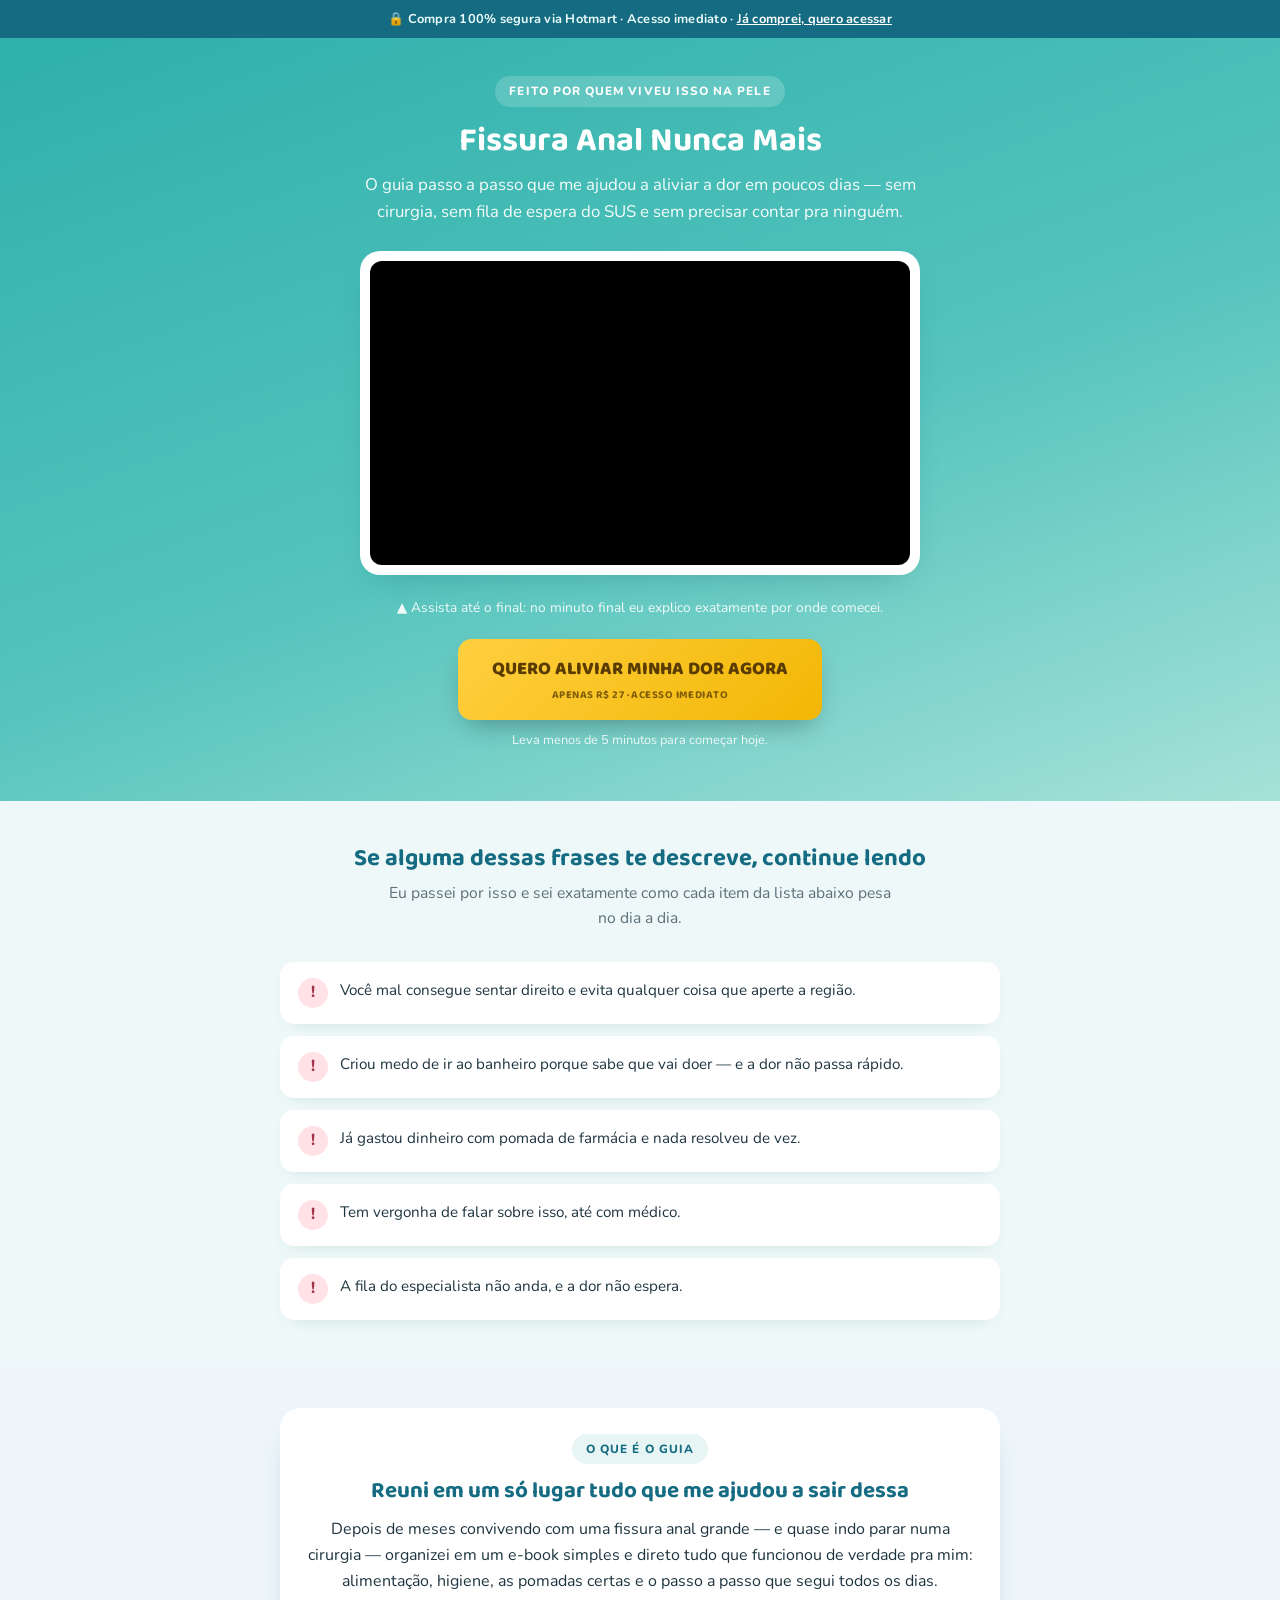
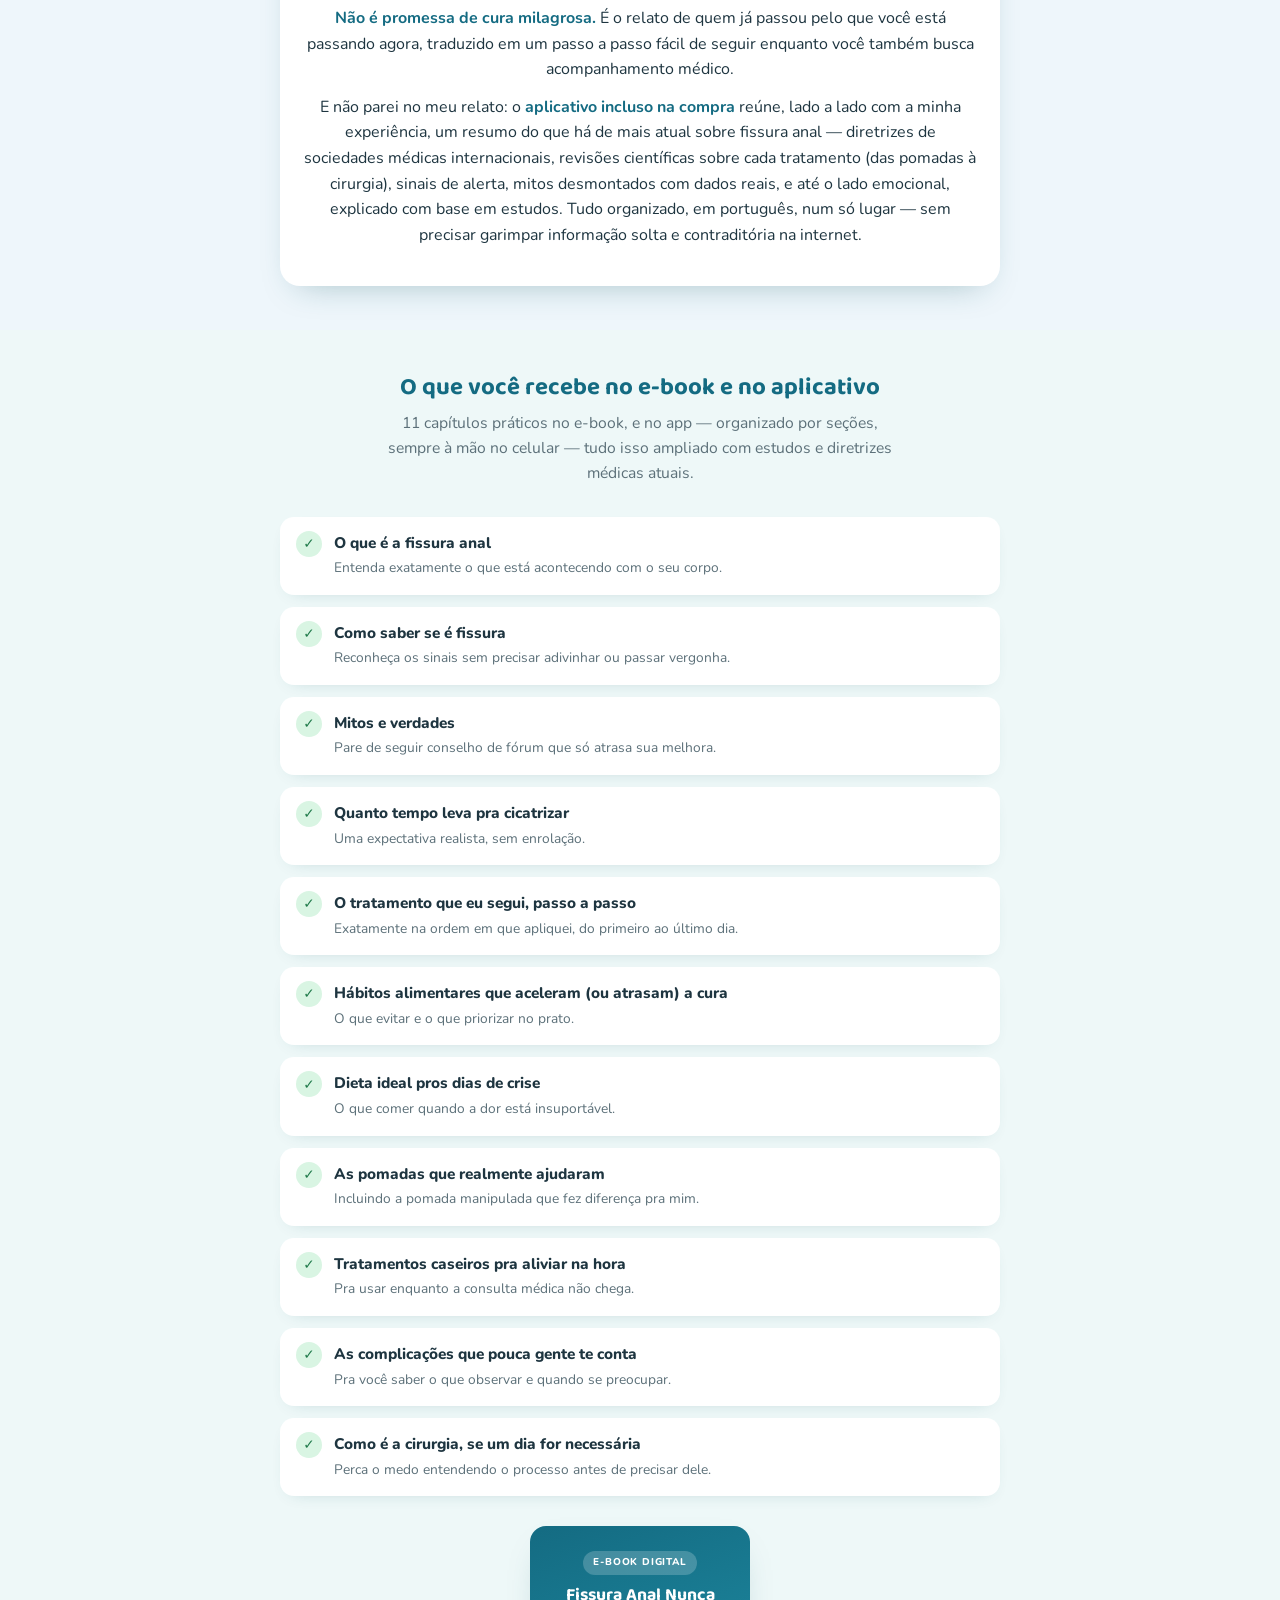
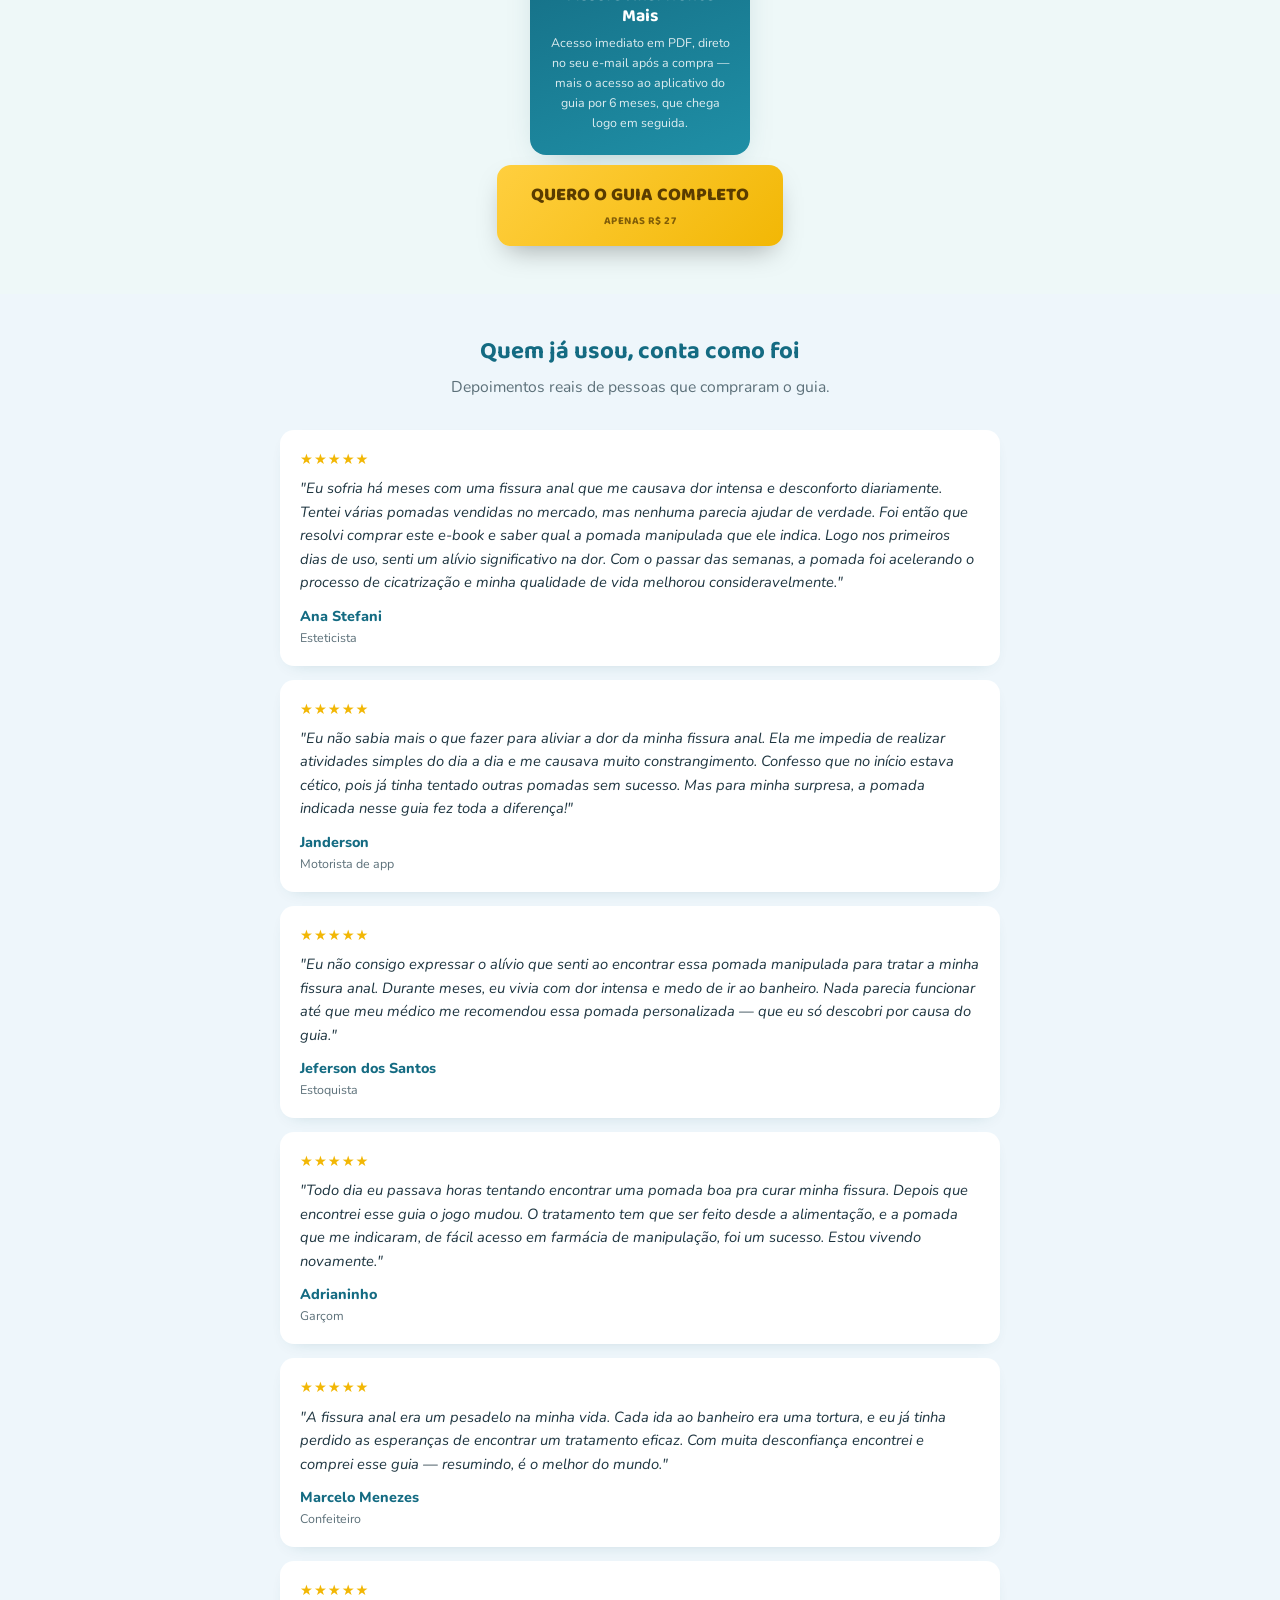
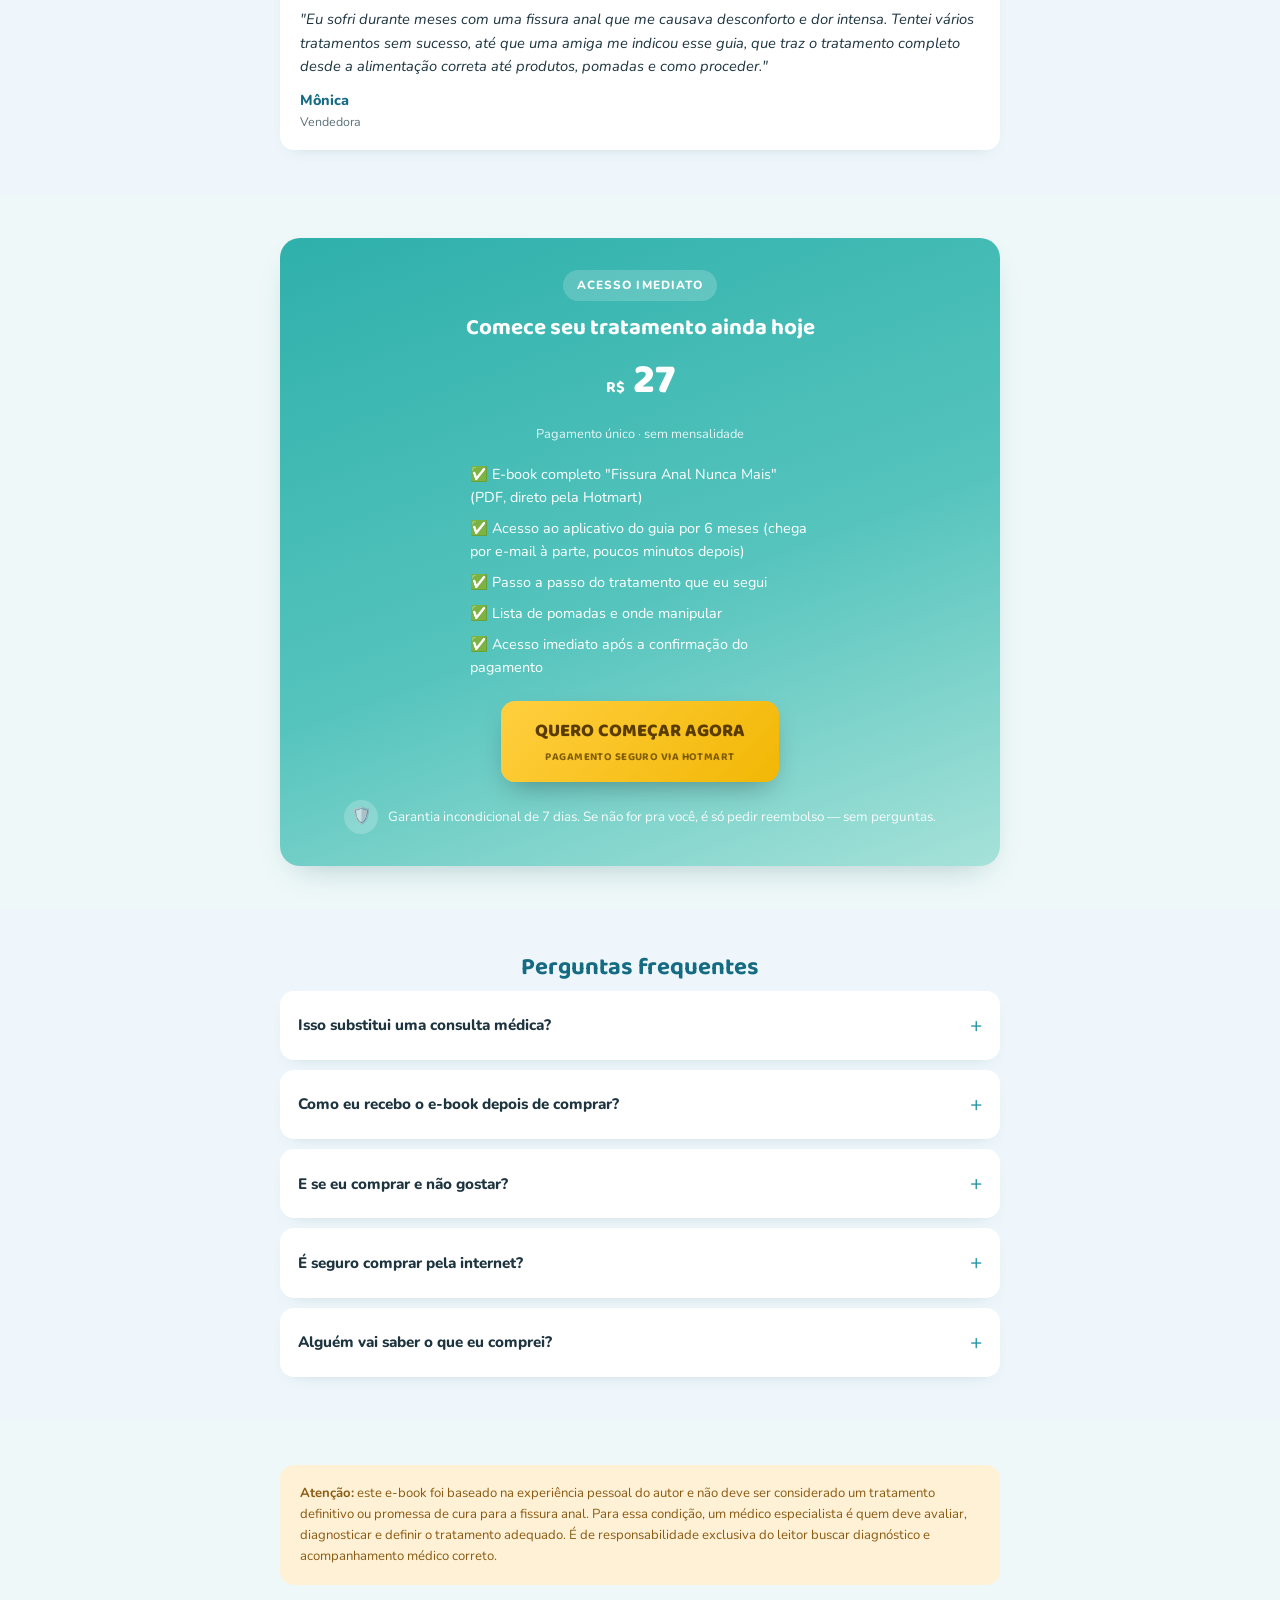
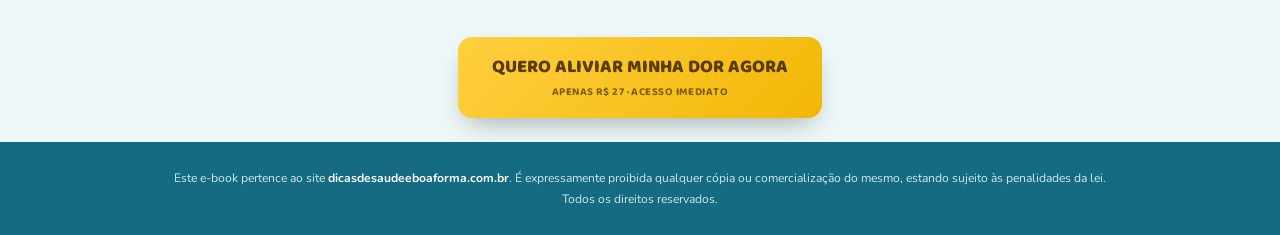
<file: index.html>
<!DOCTYPE html>
<html lang="pt-BR">
<head>
<meta charset="UTF-8" />
<meta name="viewport" content="width=device-width, initial-scale=1.0" />
<title>Fissura Anal Nunca Mais — O Guia Definitivo para a Cura e o Adeus às Dores</title>
<meta name="description" content="O guia passo a passo que ajudou centenas de pessoas a aliviar a dor da fissura anal sem cirurgia e sem fila de espera. Acesso imediato por R$ 27." />
<meta name="robots" content="index, follow" />
<link rel="preconnect" href="https://fonts.googleapis.com" />
<link rel="preconnect" href="https://fonts.gstatic.com" crossorigin />
<link href="https://fonts.googleapis.com/css2?family=Baloo+2:wght@600;700;800&family=Nunito:wght@400;600;700;800;900&display=swap" rel="stylesheet" />
<style>
  :root{
    --bg:#eef8f8; --card:#ffffff; --fg:#1e3540; --fg-muted:#5c7079; --border:#dcecec;
    --primary:#1f8fa6; --primary-dark:#146b82;
    --grad-start:#2fb0ab; --grad-mid:#55c4bd; --grad-end:#a6e2d9;
    --accent-soft:#e7f6f5; --soft-blue:#eef6fb;
    --warn-bg:#fff1d6; --warn-fg:#8a5a12; --warn-br:#f3b73d;
    --danger-bg:#ffe1e6; --danger-fg:#a23348;
    --success-bg:#d9f5e3; --success-fg:#1f7a4a;
    --gold:#f2b705;
    --radius:20px; --radius-sm:14px;
    --shadow:0 14px 34px -18px rgba(20,90,100,.38);
    --shadow-sm:0 6px 18px -12px rgba(20,90,100,.30);
    --font-body:'Nunito',system-ui,-apple-system,"Segoe UI",sans-serif;
    --font-display:'Baloo 2','Nunito',system-ui,sans-serif;
  }
  *{box-sizing:border-box;margin:0;padding:0;}
  html{scroll-behavior:smooth;}
  body{font-family:var(--font-body);color:var(--fg);background:var(--bg);line-height:1.6;-webkit-font-smoothing:antialiased;}
  img{max-width:100%;display:block;}
  .wrap{max-width:760px;margin:0 auto;padding:0 20px;}
  h1,h2,h3{font-family:var(--font-display);color:var(--primary-dark);line-height:1.2;}
  strong{color:var(--primary-dark);}
  a{color:inherit;}

  /* ---------- topo de confiança ---------- */
  .trustbar{background:var(--primary-dark);color:#eafcfb;text-align:center;font-size:.8rem;font-weight:700;padding:9px 14px;letter-spacing:.02em;}

  /* ---------- HERO ---------- */
  .hero{background:linear-gradient(160deg,var(--grad-start),var(--grad-mid) 55%,var(--grad-end));color:#fff;padding:38px 0 46px;text-align:center;}
  .eyebrow{display:inline-block;font-size:.74rem;font-weight:800;letter-spacing:.09em;text-transform:uppercase;background:rgba(255,255,255,.18);padding:6px 14px;border-radius:999px;margin-bottom:14px;}
  .hero h1{font-size:2.1rem;color:#fff;margin-bottom:10px;}
  .hero .sub{font-size:1.05rem;color:rgba(255,255,255,.95);max-width:560px;margin:0 auto 26px;}
  .video-frame{background:#fff;border-radius:var(--radius);padding:10px;box-shadow:var(--shadow);max-width:560px;margin:0 auto 22px;}
  .video-frame .ratio{position:relative;padding-top:56.25%;border-radius:12px;overflow:hidden;background:#000;}
  .video-frame iframe{position:absolute;inset:0;width:100%;height:100%;border:0;}
  .hero-note{font-size:.86rem;color:rgba(255,255,255,.9);margin-bottom:20px;}

  /* ---------- CTA button ---------- */
  .cta-btn{display:inline-flex;flex-direction:column;align-items:center;gap:2px;background:linear-gradient(135deg,#ffcf3f,var(--gold));color:#5a3c00;font-family:var(--font-display);font-weight:800;font-size:1.15rem;padding:16px 34px;border-radius:14px;text-decoration:none;box-shadow:0 12px 28px -10px rgba(0,0,0,.35);border:none;cursor:pointer;transition:transform .15s ease;}
  .cta-btn:hover{transform:translateY(-2px);}
  .cta-btn small{font-size:.68rem;font-weight:700;text-transform:uppercase;letter-spacing:.04em;opacity:.75;}
  .cta-wrap{text-align:center;margin:8px 0 4px;}
  .cta-sub{display:block;margin-top:10px;font-size:.8rem;color:var(--fg-muted);}
  .hero .cta-sub{color:rgba(255,255,255,.85);}

  /* ---------- seções gerais ---------- */
  section{padding:44px 0;}
  .section-soft{background:var(--soft-blue);}
  h2.section-title{font-size:1.5rem;text-align:center;margin-bottom:8px;}
  p.section-lead{text-align:center;color:var(--fg-muted);max-width:520px;margin:0 auto 30px;font-size:.98rem;}

  /* ---------- dor / agitação ---------- */
  .pain-list{display:grid;gap:12px;margin-top:10px;}
  .pain-item{display:flex;gap:12px;align-items:flex-start;background:var(--card);border-radius:var(--radius-sm);padding:16px 18px;box-shadow:var(--shadow-sm);}
  .pain-item .ico{flex-shrink:0;width:30px;height:30px;display:grid;place-items:center;border-radius:50%;background:var(--danger-bg);color:var(--danger-fg);font-weight:800;}
  .pain-item p{margin:0;font-size:.95rem;}

  /* ---------- solução ---------- */
  .solution-card{background:var(--card);border-radius:var(--radius);padding:26px 24px;box-shadow:var(--shadow);text-align:center;}
  .solution-card h2{font-size:1.4rem;margin-bottom:12px;}
  .solution-card p{margin-bottom:12px;font-size:1rem;}

  /* ---------- benefícios / conteúdo do e-book ---------- */
  .benefits{display:grid;gap:12px;}
  .benefit{display:flex;gap:12px;align-items:flex-start;background:var(--card);border-radius:var(--radius-sm);padding:14px 16px;box-shadow:var(--shadow-sm);}
  .benefit .check{flex-shrink:0;width:26px;height:26px;border-radius:50%;background:var(--success-bg);color:var(--success-fg);display:grid;place-items:center;font-weight:900;font-size:.85rem;}
  .benefit strong{display:block;font-size:.96rem;color:var(--fg);font-weight:800;}
  .benefit span{font-size:.86rem;color:var(--fg-muted);}

  .mockup{display:flex;justify-content:center;margin:30px 0 10px;}
  .mockup-card{width:220px;background:linear-gradient(160deg,var(--primary-dark),var(--primary));border-radius:16px;padding:22px 18px;color:#fff;text-align:center;box-shadow:var(--shadow);}
  .mockup-card .tag{font-size:.62rem;font-weight:800;letter-spacing:.08em;text-transform:uppercase;background:rgba(255,255,255,.2);padding:4px 10px;border-radius:999px;display:inline-block;margin-bottom:10px;}
  .mockup-card h3{color:#fff;font-size:1.1rem;margin-bottom:6px;}
  .mockup-card p{font-size:.78rem;color:rgba(255,255,255,.85);}

  /* ---------- depoimentos ---------- */
  .stars{color:var(--gold);font-size:.9rem;margin-bottom:6px;letter-spacing:1px;}
  .testi{display:grid;gap:14px;}
  .testi-card{background:var(--card);border-radius:var(--radius-sm);padding:18px 20px;box-shadow:var(--shadow-sm);}
  .testi-card p{font-size:.92rem;color:var(--fg);margin-bottom:10px;font-style:italic;}
  .testi-name{font-weight:800;color:var(--primary-dark);font-size:.9rem;}
  .testi-role{font-size:.78rem;color:var(--fg-muted);}

  /* ---------- oferta / preço ---------- */
  .offer{background:linear-gradient(160deg,var(--grad-start),var(--grad-mid) 55%,var(--grad-end));border-radius:var(--radius);padding:32px 24px;text-align:center;color:#fff;box-shadow:var(--shadow);}
  .offer h2{color:#fff;font-size:1.4rem;margin-bottom:6px;}
  .offer .price-old{font-size:1rem;text-decoration:line-through;opacity:.75;margin-bottom:2px;}
  .price-big{font-family:var(--font-display);font-size:2.6rem;font-weight:800;margin:4px 0 4px;}
  .price-big small{font-size:1rem;font-weight:700;}
  .offer .includes{text-align:left;max-width:340px;margin:18px auto 22px;display:grid;gap:8px;}
  .offer .includes div{display:flex;gap:8px;align-items:flex-start;font-size:.9rem;}
  .guarantee{display:flex;align-items:center;gap:10px;justify-content:center;margin-top:18px;font-size:.84rem;color:rgba(255,255,255,.92);}
  .guarantee .seal{flex-shrink:0;width:34px;height:34px;border-radius:50%;background:rgba(255,255,255,.2);display:grid;place-items:center;font-size:1.05rem;}

  /* ---------- FAQ ---------- */
  .faq{display:grid;gap:10px;}
  .faq details{background:var(--card);border-radius:var(--radius-sm);box-shadow:var(--shadow-sm);padding:4px 18px;}
  .faq summary{cursor:pointer;padding:14px 0;font-weight:800;font-size:.95rem;color:var(--fg);list-style:none;display:flex;justify-content:space-between;align-items:center;gap:10px;}
  .faq summary::-webkit-details-marker{display:none;}
  .faq summary::after{content:"+";font-size:1.3rem;color:var(--primary);font-weight:400;flex-shrink:0;}
  .faq details[open] summary::after{content:"–";}
  .faq p{padding-bottom:14px;color:var(--fg-muted);font-size:.9rem;}

  /* ---------- disclaimer / rodapé ---------- */
  .disclaimer{background:var(--warn-bg);color:var(--warn-fg);border-radius:var(--radius-sm);padding:18px 20px;font-size:.82rem;line-height:1.6;}
  .disclaimer strong{color:var(--warn-fg);}
  footer{background:var(--primary-dark);color:#cfe9e8;text-align:center;font-size:.76rem;padding:26px 20px;line-height:1.7;}
  footer strong{color:#fff;}

  .sticky-cta{position:fixed;left:0;right:0;bottom:0;z-index:40;background:#fff;border-top:1px solid var(--border);padding:10px 16px;box-shadow:0 -6px 18px rgba(20,90,100,.15);display:flex;align-items:center;justify-content:center;gap:12px;}
  .sticky-cta .cta-btn{padding:12px 22px;font-size:.98rem;}
  @media (min-width:641px){ .sticky-cta{display:none;} }
  @media (max-width:640px){ body{padding-bottom:78px;} }
</style>
</head>
<body>

  <div class="trustbar">🔒 Compra 100% segura via Hotmart · Acesso imediato · <a href="fissura/" style="color:#fff;text-decoration:underline;">Já comprei, quero acessar</a></div>

  <!-- ============ HERO ============ -->
  <header class="hero">
    <div class="wrap">
      <span class="eyebrow">Feito por quem viveu isso na pele</span>
      <h1>Fissura Anal Nunca Mais</h1>
      <p class="sub">O guia passo a passo que me ajudou a aliviar a dor em poucos dias — sem cirurgia, sem fila de espera do SUS e sem precisar contar pra ninguém.</p>

      <div class="video-frame">
        <div class="ratio">
          <iframe src="https://www.youtube.com/embed/wi6w1-qt2bw?rel=0" title="Tratamento rápido para fissura anal" allow="accelerometer; autoplay; clipboard-write; encrypted-media; gyroscope; picture-in-picture" allowfullscreen loading="lazy"></iframe>
        </div>
      </div>
      <p class="hero-note">▲ Assista até o final: no minuto final eu explico exatamente por onde comecei.</p>

      <div class="cta-wrap">
        <a class="cta-btn" href="https://pay.hotmart.com/E84507576Q?checkoutMode=10">
          QUERO ALIVIAR MINHA DOR AGORA
          <small>Apenas R$ 27 · acesso imediato</small>
        </a>
        <span class="cta-sub">Leva menos de 5 minutos para começar hoje.</span>
      </div>
    </div>
  </header>

  <!-- ============ DOR ============ -->
  <section>
    <div class="wrap">
      <h2 class="section-title">Se alguma dessas frases te descreve, continue lendo</h2>
      <p class="section-lead">Eu passei por isso e sei exatamente como cada item da lista abaixo pesa no dia a dia.</p>
      <div class="pain-list">
        <div class="pain-item"><span class="ico">!</span><p>Você mal consegue sentar direito e evita qualquer coisa que aperte a região.</p></div>
        <div class="pain-item"><span class="ico">!</span><p>Criou medo de ir ao banheiro porque sabe que vai doer — e a dor não passa rápido.</p></div>
        <div class="pain-item"><span class="ico">!</span><p>Já gastou dinheiro com pomada de farmácia e nada resolveu de vez.</p></div>
        <div class="pain-item"><span class="ico">!</span><p>Tem vergonha de falar sobre isso, até com médico.</p></div>
        <div class="pain-item"><span class="ico">!</span><p>A fila do especialista não anda, e a dor não espera.</p></div>
      </div>
    </div>
  </section>

  <!-- ============ SOLUÇÃO ============ -->
  <section class="section-soft">
    <div class="wrap">
      <div class="solution-card">
        <span class="eyebrow" style="background:var(--accent-soft);color:var(--primary-dark);">O que é o guia</span>
        <h2>Reuni em um só lugar tudo que me ajudou a sair dessa</h2>
        <p>Depois de meses convivendo com uma fissura anal grande — e quase indo parar numa cirurgia — organizei em um e-book simples e direto tudo que funcionou de verdade pra mim: alimentação, higiene, as pomadas certas e o passo a passo que segui todos os dias.</p>
        <p><strong>Não é promessa de cura milagrosa.</strong> É o relato de quem já passou pelo que você está passando agora, traduzido em um passo a passo fácil de seguir enquanto você também busca acompanhamento médico.</p>
        <p>
          E não parei no meu relato: o <strong>aplicativo incluso na compra</strong>
          reúne, lado a lado com a minha experiência, um resumo do que há de mais
          atual sobre fissura anal — diretrizes de sociedades médicas
          internacionais, revisões científicas sobre cada tratamento (das
          pomadas à cirurgia), sinais de alerta, mitos desmontados com dados
          reais, e até o lado emocional, explicado com base em estudos. Tudo
          organizado, em português, num só lugar — sem precisar garimpar
          informação solta e contraditória na internet.
        </p>
      </div>
    </div>
  </section>

  <!-- ============ CONTEÚDO / BENEFÍCIOS ============ -->
  <section>
    <div class="wrap">
      <h2 class="section-title">O que você recebe no e-book e no aplicativo</h2>
      <p class="section-lead">11 capítulos práticos no e-book, e no app — organizado por seções, sempre à mão no celular — tudo isso ampliado com estudos e diretrizes médicas atuais.</p>
      <div class="benefits">
        <div class="benefit"><span class="check">✓</span><div><strong>O que é a fissura anal</strong><span>Entenda exatamente o que está acontecendo com o seu corpo.</span></div></div>
        <div class="benefit"><span class="check">✓</span><div><strong>Como saber se é fissura</strong><span>Reconheça os sinais sem precisar adivinhar ou passar vergonha.</span></div></div>
        <div class="benefit"><span class="check">✓</span><div><strong>Mitos e verdades</strong><span>Pare de seguir conselho de fórum que só atrasa sua melhora.</span></div></div>
        <div class="benefit"><span class="check">✓</span><div><strong>Quanto tempo leva pra cicatrizar</strong><span>Uma expectativa realista, sem enrolação.</span></div></div>
        <div class="benefit"><span class="check">✓</span><div><strong>O tratamento que eu segui, passo a passo</strong><span>Exatamente na ordem em que apliquei, do primeiro ao último dia.</span></div></div>
        <div class="benefit"><span class="check">✓</span><div><strong>Hábitos alimentares que aceleram (ou atrasam) a cura</strong><span>O que evitar e o que priorizar no prato.</span></div></div>
        <div class="benefit"><span class="check">✓</span><div><strong>Dieta ideal pros dias de crise</strong><span>O que comer quando a dor está insuportável.</span></div></div>
        <div class="benefit"><span class="check">✓</span><div><strong>As pomadas que realmente ajudaram</strong><span>Incluindo a pomada manipulada que fez diferença pra mim.</span></div></div>
        <div class="benefit"><span class="check">✓</span><div><strong>Tratamentos caseiros pra aliviar na hora</strong><span>Pra usar enquanto a consulta médica não chega.</span></div></div>
        <div class="benefit"><span class="check">✓</span><div><strong>As complicações que pouca gente te conta</strong><span>Pra você saber o que observar e quando se preocupar.</span></div></div>
        <div class="benefit"><span class="check">✓</span><div><strong>Como é a cirurgia, se um dia for necessária</strong><span>Perca o medo entendendo o processo antes de precisar dele.</span></div></div>
      </div>

      <div class="mockup">
        <div class="mockup-card">
          <span class="tag">E-book digital</span>
          <h3>Fissura Anal Nunca Mais</h3>
          <p>Acesso imediato em PDF, direto no seu e-mail após a compra — mais o acesso ao aplicativo do guia por 6 meses, que chega logo em seguida.</p>
        </div>
      </div>

      <div class="cta-wrap">
        <a class="cta-btn" href="https://pay.hotmart.com/E84507576Q?checkoutMode=10">
          QUERO O GUIA COMPLETO
          <small>Apenas R$ 27</small>
        </a>
      </div>
    </div>
  </section>

  <!-- ============ DEPOIMENTOS ============ -->
  <section class="section-soft">
    <div class="wrap">
      <h2 class="section-title">Quem já usou, conta como foi</h2>
      <p class="section-lead">Depoimentos reais de pessoas que compraram o guia.</p>
      <div class="testi">
        <div class="testi-card">
          <div class="stars">★★★★★</div>
          <p>"Eu sofria há meses com uma fissura anal que me causava dor intensa e desconforto diariamente. Tentei várias pomadas vendidas no mercado, mas nenhuma parecia ajudar de verdade. Foi então que resolvi comprar este e-book e saber qual a pomada manipulada que ele indica. Logo nos primeiros dias de uso, senti um alívio significativo na dor. Com o passar das semanas, a pomada foi acelerando o processo de cicatrização e minha qualidade de vida melhorou consideravelmente."</p>
          <div class="testi-name">Ana Stefani</div>
          <div class="testi-role">Esteticista</div>
        </div>
        <div class="testi-card">
          <div class="stars">★★★★★</div>
          <p>"Eu não sabia mais o que fazer para aliviar a dor da minha fissura anal. Ela me impedia de realizar atividades simples do dia a dia e me causava muito constrangimento. Confesso que no início estava cético, pois já tinha tentado outras pomadas sem sucesso. Mas para minha surpresa, a pomada indicada nesse guia fez toda a diferença!"</p>
          <div class="testi-name">Janderson</div>
          <div class="testi-role">Motorista de app</div>
        </div>
        <div class="testi-card">
          <div class="stars">★★★★★</div>
          <p>"Eu não consigo expressar o alívio que senti ao encontrar essa pomada manipulada para tratar a minha fissura anal. Durante meses, eu vivia com dor intensa e medo de ir ao banheiro. Nada parecia funcionar até que meu médico me recomendou essa pomada personalizada — que eu só descobri por causa do guia."</p>
          <div class="testi-name">Jeferson dos Santos</div>
          <div class="testi-role">Estoquista</div>
        </div>
        <div class="testi-card">
          <div class="stars">★★★★★</div>
          <p>"Todo dia eu passava horas tentando encontrar uma pomada boa pra curar minha fissura. Depois que encontrei esse guia o jogo mudou. O tratamento tem que ser feito desde a alimentação, e a pomada que me indicaram, de fácil acesso em farmácia de manipulação, foi um sucesso. Estou vivendo novamente."</p>
          <div class="testi-name">Adrianinho</div>
          <div class="testi-role">Garçom</div>
        </div>
        <div class="testi-card">
          <div class="stars">★★★★★</div>
          <p>"A fissura anal era um pesadelo na minha vida. Cada ida ao banheiro era uma tortura, e eu já tinha perdido as esperanças de encontrar um tratamento eficaz. Com muita desconfiança encontrei e comprei esse guia — resumindo, é o melhor do mundo."</p>
          <div class="testi-name">Marcelo Menezes</div>
          <div class="testi-role">Confeiteiro</div>
        </div>
        <div class="testi-card">
          <div class="stars">★★★★★</div>
          <p>"Eu sofri durante meses com uma fissura anal que me causava desconforto e dor intensa. Tentei vários tratamentos sem sucesso, até que uma amiga me indicou esse guia, que traz o tratamento completo desde a alimentação correta até produtos, pomadas e como proceder."</p>
          <div class="testi-name">Mônica</div>
          <div class="testi-role">Vendedora</div>
        </div>
      </div>
    </div>
  </section>

  <!-- ============ OFERTA ============ -->
  <section id="oferta">
    <div class="wrap">
      <div class="offer">
        <span class="eyebrow">Acesso imediato</span>
        <h2>Comece seu tratamento ainda hoje</h2>
        <div class="price-big"><small>R$</small> 27</div>
        <div class="cta-sub" style="color:rgba(255,255,255,.85);margin-bottom:4px;">Pagamento único · sem mensalidade</div>
        <div class="includes">
          <div>✅ E-book completo "Fissura Anal Nunca Mais" (PDF, direto pela Hotmart)</div>
          <div>✅ Acesso ao aplicativo do guia por 6 meses (chega por e-mail à parte, poucos minutos depois)</div>
          <div>✅ Passo a passo do tratamento que eu segui</div>
          <div>✅ Lista de pomadas e onde manipular</div>
          <div>✅ Acesso imediato após a confirmação do pagamento</div>
        </div>
        <a class="cta-btn" href="https://pay.hotmart.com/E84507576Q?checkoutMode=10">
          QUERO COMEÇAR AGORA
          <small>Pagamento seguro via Hotmart</small>
        </a>
        <div class="guarantee">
          <span class="seal">🛡️</span>
          <span>Garantia incondicional de 7 dias. Se não for pra você, é só pedir reembolso — sem perguntas.</span>
        </div>
      </div>
    </div>
  </section>

  <!-- ============ FAQ ============ -->
  <section class="section-soft">
    <div class="wrap">
      <h2 class="section-title">Perguntas frequentes</h2>
      <div class="faq">
        <details>
          <summary>Isso substitui uma consulta médica?</summary>
          <p>Não. O e-book é informativo e conta minha experiência pessoal — todo tratamento da fissura anal precisa ser acompanhado por um médico especialista (proctologista). O guia serve para você chegar mais informado e menos perdido até essa consulta.</p>
        </details>
        <details>
          <summary>Como eu recebo o e-book depois de comprar?</summary>
          <p>Você recebe duas coisas, em dois e-mails diferentes: 1) o PDF do e-book, liberado na hora pela própria Hotmart; 2) alguns minutos depois, um segundo e-mail nosso com seu acesso ao aplicativo do guia (organizado por seções, disponível por 6 meses). Os dois fazem parte da mesma compra — não é cobrança duplicada nem spam.</p>
        </details>
        <details>
          <summary>E se eu comprar e não gostar?</summary>
          <p>Toda compra feita pela Hotmart tem garantia incondicional de 7 dias. Se você achar que não é pra você, é só solicitar o reembolso dentro desse prazo.</p>
        </details>
        <details>
          <summary>É seguro comprar pela internet?</summary>
          <p>Sim. O pagamento é processado inteiramente pela Hotmart, uma das maiores plataformas de produtos digitais do Brasil, com os mesmos padrões de segurança de qualquer grande e-commerce.</p>
        </details>
        <details>
          <summary>Alguém vai saber o que eu comprei?</summary>
          <p>Não. A compra aparece na fatura com um nome discreto, e o e-book chega direto no seu e-mail — sem contato com ninguém, sem constrangimento.</p>
        </details>
      </div>
    </div>
  </section>

  <!-- ============ DISCLAIMER ============ -->
  <section>
    <div class="wrap">
      <div class="disclaimer">
        <strong>Atenção:</strong> este e-book foi baseado na experiência pessoal do autor e não deve ser considerado um tratamento definitivo ou promessa de cura para a fissura anal. Para essa condição, um médico especialista é quem deve avaliar, diagnosticar e definir o tratamento adequado. É de responsabilidade exclusiva do leitor buscar diagnóstico e acompanhamento médico correto.
      </div>
    </div>
  </section>

  <div class="cta-wrap" style="padding-bottom:20px;">
    <a class="cta-btn" href="https://pay.hotmart.com/E84507576Q?checkoutMode=10">
      QUERO ALIVIAR MINHA DOR AGORA
      <small>Apenas R$ 27 · acesso imediato</small>
    </a>
  </div>

  <!-- ============ RODAPÉ ============ -->
  <footer>
    Este e-book pertence ao site <strong>dicasdesaudeeboaforma.com.br</strong>. É expressamente proibida qualquer cópia ou comercialização do mesmo, estando sujeito às penalidades da lei.<br />
    Todos os direitos reservados.
  </footer>

  <!-- CTA fixo no rodapé, só mobile -->
  <div class="sticky-cta">
    <a class="cta-btn" href="https://pay.hotmart.com/E84507576Q?checkoutMode=10">
      QUERO O GUIA · R$ 27
    </a>
  </div>

</body>
</html>
</file>
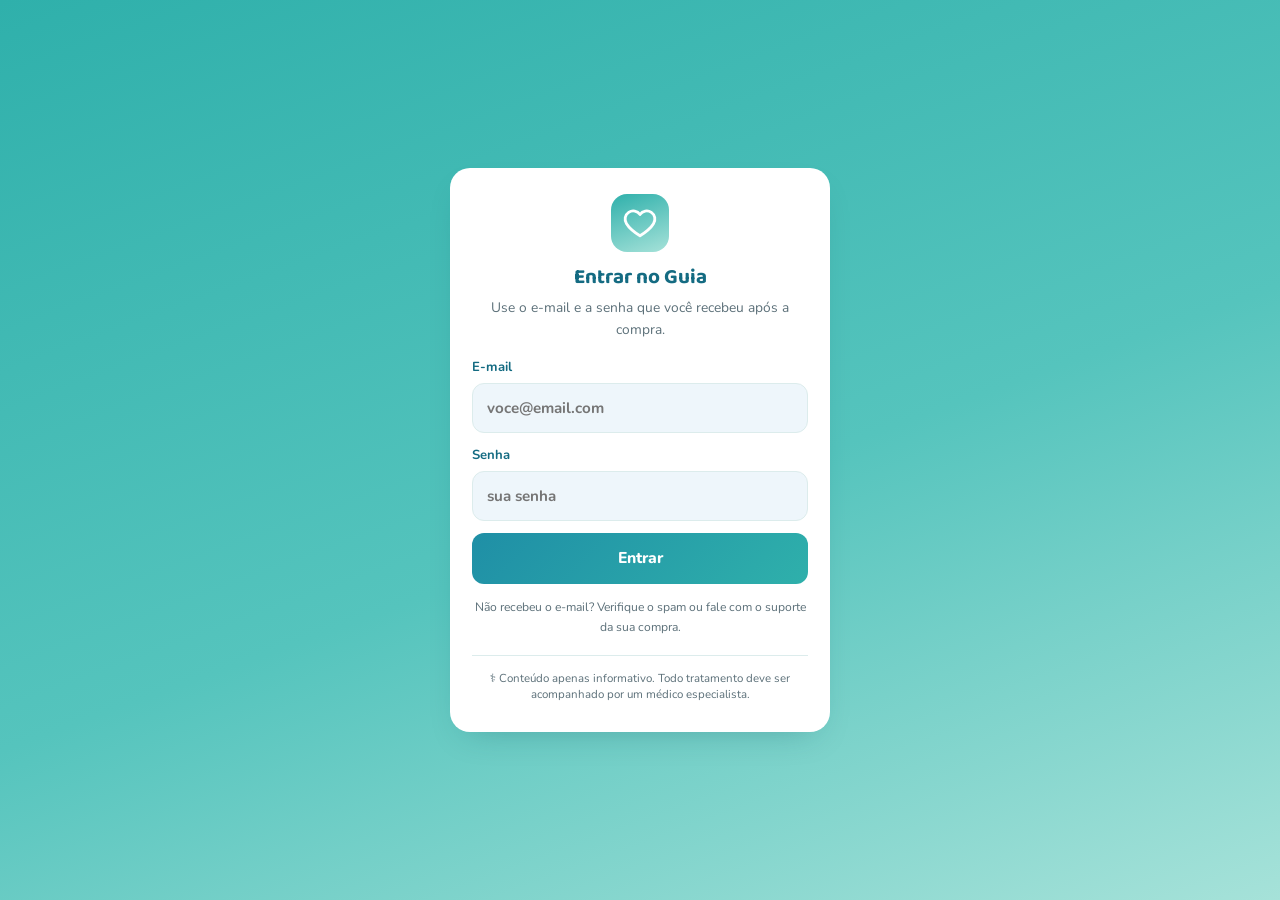
<file: fissura/index.html>
<!DOCTYPE html>
<html lang="pt-BR">
<head>
  <meta charset="UTF-8" />
  <meta name="viewport" content="width=device-width, initial-scale=1.0, viewport-fit=cover" />
  <meta name="theme-color" content="#2fb0ab" />
  <meta name="description" content="Guia informativo sobre Fissura Anal: o que é, sintomas, tratamento passo a passo, mitos e preparo emocional. Funciona offline." />
  <title>Fissura Anal — Guia de Cuidado</title>

  <link rel="manifest" href="manifest.json" />
  <link rel="icon" type="image/png" sizes="192x192" href="icons/icon-192.png" />
  <link rel="apple-touch-icon" href="icons/icon-192.png" />
  <link rel="preconnect" href="https://fonts.googleapis.com" />
  <link rel="preconnect" href="https://fonts.gstatic.com" crossorigin />
  <link href="https://fonts.googleapis.com/css2?family=Baloo+2:wght@600;700;800&family=Nunito:wght@400;600;700;800&display=swap" rel="stylesheet" />
  <link rel="stylesheet" href="styles.css" />
</head>
<body class="auth-pending">

  <!-- ============ CABEÇALHO ============ -->
  <header class="app-header" role="banner">
    <div class="app-header__inner">
      <span class="app-header__logo" aria-hidden="true">
        <svg viewBox="0 0 24 24" width="26" height="26" fill="none" stroke="currentColor" stroke-width="2" stroke-linecap="round" stroke-linejoin="round">
          <path d="M12 21s-7-4.35-9.5-8.5A5.5 5.5 0 0 1 12 6a5.5 5.5 0 0 1 9.5 6.5C19 16.65 12 21 12 21z"/>
        </svg>
      </span>
      <div class="app-header__text">
        <h1 class="app-header__title">Fissura Anal</h1>
        <p class="app-header__subtitle">A dor da vergonha, a dor do medo — você não está sozinho</p>
      </div>
      <button id="account-btn" class="account-btn" type="button" hidden aria-label="Minha conta">
        <span id="account-days" class="account-btn__days">—</span>
      </button>
    </div>
  </header>

  <!-- ============ CONTEÚDO / TELAS ============ -->
  <main id="main" class="screens" role="main">

    <!-- ---------- INÍCIO ---------- -->
    <section class="screen is-active" id="inicio" tabindex="-1" aria-labelledby="inicio-h">
      <div class="screen__pad">
        <div class="screen-hero">
          <span class="screen-hero__eyebrow">Você não está sozinho</span>
          <h2 id="inicio-h">O que é a fissura anal</h2>
          <p>
            Respire fundo. Se você chegou até aqui com dor e com medo, saiba que a
            fissura anal <strong>tem tratamento</strong> e, na maioria dos casos,
            <strong>tem cura</strong>. Este guia organiza informações para te acolher
            enquanto um médico especialista te atende.
          </p>
        </div>

        <div class="card">
          <div class="card__head">
            <span class="card__icon" aria-hidden="true">
              <svg viewBox="0 0 24 24" fill="none" stroke="currentColor" stroke-width="2" stroke-linecap="round" stroke-linejoin="round"><path d="M12 3c-3 3-6 6.5-6 10a6 6 0 0 0 12 0c0-3.5-3-7-6-10z"/></svg>
            </span>
            <h3>Uma pequena ferida, uma dor enorme</h3>
          </div>
          <p>
            É uma <strong>pequena ferida em forma de corte</strong> na camada
            interna do ânus, bem na entrada — geralmente na parte de cima (posição
            de 12 horas). Também é chamada de <em>úlcera anal</em>.
          </p>
          <p>
            Provoca <strong>muita dor</strong>, desconforto, pequenos sangramentos
            e ardência que pode durar horas ao evacuar. A ferida costuma causar
            espasmos involuntários do esfíncter, o que dificulta ainda mais a
            evacuação e a cicatrização.
          </p>
        </div>

        <h2>Por que ela aparece</h2>
        <div class="card card--soft">
          <ul class="bullets">
            <li>Fezes muito secas e duras que dilatam o esfíncter de forma repetida (causa mais comum)</li>
            <li>Prisão de ventre</li>
            <li>Diarreia intensa</li>
            <li>Contato íntimo na região anal</li>
            <li>Herpes genital e outras condições de saúde</li>
          </ul>
        </div>

        <h2>Você não está sozinho — de verdade</h2>
        <div class="card card--soft">
          <p>
            Estudos populacionais estimam que cerca de <strong>8% a 11% das
            pessoas</strong> vão ter uma fissura anal em algum momento da vida
            — é uma das queixas mais comuns em consultas de proctologia.
            Afeta homens e mulheres praticamente na mesma proporção, com pico
            entre <strong>20 e 60 anos</strong>.
          </p>
          <p>
            Um grupo particularmente afetado: <strong>gestantes e puérperas</strong>.
            Fissuras e hemorroidas juntas chegam a afetar cerca de
            <strong>40% das mulheres</strong> na gravidez e no pós-parto,
            principalmente por conta da constipação e do esforço do parto.
          </p>
        </div>

        <h2>Aguda ou crônica?</h2>
        <div class="split">
          <div class="card card--soft">
            <h3>Aguda</h3>
            <p>Recente, com menos de <strong>8 semanas</strong>. A grande maioria cicatriza com o tratamento clínico.</p>
          </div>
          <div class="card card--soft">
            <h3>Crônica</h3>
            <p>Dura mais de 8 semanas. Menos de <strong>10%</strong> das fissuras agudas evoluem para crônicas — nesses casos a cirurgia costuma ser mais indicada.</p>
          </div>
        </div>

        <div class="card">
          <div class="card__head">
            <span class="card__icon" aria-hidden="true">
              <svg viewBox="0 0 24 24" fill="none" stroke="currentColor" stroke-width="2" stroke-linecap="round" stroke-linejoin="round"><path d="M3 12h4l2 5 4-14 2 9h6"/></svg>
            </span>
            <h3>Fissura x Hemorroida</h3>
          </div>
          <p><strong>Hemorroidas:</strong> surgem como uma protuberância (volume), muitas vezes sentida ao toque, principalmente depois de evacuar.</p>
          <p><strong>Fissura anal:</strong> é uma “rachadura” (corte) na região do ânus, causada por um trauma local — fezes endurecidas, esforço para evacuar, parto ou sexo anal. O sangramento costuma ser menor do que nas hemorroidas.</p>
        </div>
      </div>
    </section>

    <!-- ---------- SINTOMAS ---------- -->
    <section class="screen" id="sintomas" tabindex="-1" aria-labelledby="sintomas-h">
      <div class="screen__pad">
        <div class="screen-hero">
          <span class="screen-hero__eyebrow">Autoconhecimento</span>
          <h2 id="sintomas-h">Sintomas indiscutíveis</h2>
          <p>Se você se identifica com os itens abaixo — principalmente os dois primeiros — é muito provável que seja uma fissura anal.</p>
        </div>

        <div class="callout callout--warn">
          <strong>Atenção:</strong> sangue nas fezes pode indicar outros problemas.
          Não faça autodiagnóstico definitivo — todo tratamento precisa ser
          acompanhado por um médico especialista (proctologista).
        </div>

        <h2>Quando desconfiar de outra causa</h2>
        <div class="card card--soft">
          <p>
            A grande maioria das fissuras aparece bem no meio, na linha central
            (na frente ou atrás do ânus). Segundo a literatura médica, uma
            fissura <strong>fora dessa linha central</strong>, ou que não
            cicatriza mesmo com tratamento correto, é um sinal de alerta —
            pode estar associada a outras condições, como doença de Crohn,
            infecções sexualmente transmissíveis, tuberculose, HIV ou,
            raramente, câncer anal.
          </p>
          <p class="step__note">
            Isso não é motivo para pânico — é raro. Mas é o principal motivo
            pelo qual a avaliação de um médico (que examina a posição exata da
            fissura) é insubstituível, mesmo com este guia em mãos.
          </p>
        </div>

        <ul class="symptoms">
          <li class="symptom symptom--strong">
            <span class="symptom__icon" aria-hidden="true">🔥</span>
            <div>
              <span class="chip chip--danger">Sinal forte</span>
              <h3>Dor com ardência severa</h3>
              <p>Na entrada do ânus, como algo arranhando ou cortando ao evacuar, e que <strong>persiste depois</strong> da evacuação. É o principal sintoma e costuma ser pior na fase aguda.</p>
            </div>
          </li>
          <li class="symptom symptom--strong">
            <span class="symptom__icon" aria-hidden="true">🩸</span>
            <div>
              <span class="chip chip--danger">Sinal forte</span>
              <h3>Sangue no papel higiênico ou no vaso</h3>
              <p>Sangue <strong>vermelho vivo</strong>, que aparece logo após evacuar. Prefira a limpeza com ducha e elimine o papel higiênico.</p>
            </div>
          </li>
          <li class="symptom">
            <span class="symptom__icon" aria-hidden="true">〰️</span>
            <div>
              <span class="chip chip--info">Sinal inicial</span>
              <h3>Coceira ou irritação ao redor do ânus</h3>
            </div>
          </li>
          <li class="symptom">
            <span class="symptom__icon" aria-hidden="true">🔎</span>
            <div>
              <span class="chip chip--info">Fique atento</span>
              <h3>Rachadura visível na pele</h3>
              <p>Um machucado pequeno que, mesmo assim, dói muito.</p>
            </div>
          </li>
          <li class="symptom">
            <span class="symptom__icon" aria-hidden="true">⏱️</span>
            <div>
              <span class="chip chip--warn">Sinal avançado</span>
              <h3>Dor prolongada após evacuar</h3>
              <p>Pode durar de 2 a 3 horas — ou o dia todo — nos casos mais avançados.</p>
            </div>
          </li>
          <li class="symptom">
            <span class="symptom__icon" aria-hidden="true">⚡</span>
            <div>
              <span class="chip chip--warn">Sinal avançado</span>
              <h3>Espasmos do esfíncter</h3>
              <p>Apertos involuntários na entrada do ânus que dificultam a evacuação.</p>
            </div>
          </li>
        </ul>
      </div>
    </section>

    <!-- ---------- GUIA DE TRATAMENTO ---------- -->
    <section class="screen" id="tratamento" tabindex="-1" aria-labelledby="tratamento-h">
      <div class="screen__pad">
        <div class="screen-hero">
          <span class="screen-hero__eyebrow">Passo a passo</span>
          <h2 id="tratamento-h">O Tratamento Ideal</h2>
          <p>Duas partes: primeiro o relato pessoal do autor, depois um resumo do que diretrizes médicas internacionais recomendam.</p>
        </div>

        <span class="chip chip--info" style="margin-bottom:10px;display:inline-block;">Relato pessoal do autor</span>
        <ol class="steps">
          <li class="step">
            <div class="step__num" aria-hidden="true">
              <svg viewBox="0 0 24 24" width="18" height="18" fill="none" stroke="currentColor" stroke-width="2" stroke-linecap="round" stroke-linejoin="round"><path d="M7 2v20M7 2a3 3 0 0 0-3 3v4a3 3 0 0 0 3 3M17 2v20M17 2a4 4 0 0 0-4 4v3a4 4 0 0 0 4 4"/></svg>
            </div>
            <div class="step__body">
              <span class="chip chip--step">Passo 1</span>
              <h3>Controle da alimentação</h3>
              <p>
                Todo tratamento começa aqui. O objetivo é manter as fezes
                <strong>macias</strong> — nem duras, nem muito moles. Aposte em
                alimentação leve, fibras e boa hidratação.
              </p>
              <p class="step__note">A dor faz a mente pedir para comer pouco; alguma perda de peso é comum nessa fase.</p>
            </div>
          </li>
          <li class="step">
            <div class="step__num" aria-hidden="true">
              <svg viewBox="0 0 24 24" width="18" height="18" fill="none" stroke="currentColor" stroke-width="2" stroke-linecap="round" stroke-linejoin="round"><path d="M7 21c-3-3-3-6 0-11 2-3.5 3-6 3-8 3 2 5 6 5 9 0 5.5-4 10-8 10z"/></svg>
            </div>
            <div class="step__body">
              <span class="chip chip--step">Passo 2</span>
              <h3>Higiene rigorosa</h3>
              <p>
                Pare de usar papel higiênico. A limpeza passa a ser feita
                <strong>somente com ducha</strong>, com bastante água e pressão
                moderada, repetindo cerca de <strong>3 vezes ao dia</strong>.
              </p>
              <p class="step__note">Fora de casa, é possível improvisar com uma garrafa PET com um furo na tampa.</p>
            </div>
          </li>
          <li class="step">
            <div class="step__num" aria-hidden="true">
              <svg viewBox="0 0 24 24" width="18" height="18" fill="none" stroke="currentColor" stroke-width="2" stroke-linecap="round" stroke-linejoin="round"><circle cx="12" cy="12" r="9"/><path d="M12 7v5l3 3"/></svg>
            </div>
            <div class="step__body">
              <span class="chip chip--step">Passo 3</span>
              <h3>Óleo de Girassol com Ozônio</h3>
              <p>
                Depois de limpar bem, aplique o óleo de girassol ozonizado
                (<strong>nível farmacêutico</strong> — nunca óleo de cozinha). Ele
                é altamente cicatrizante e o ozônio ajuda no processo.
              </p>
              <p class="step__note">Aplique de leve, só encostando com a ponta do dedo. Não aperte e <strong>jamais use aplicadores</strong>.</p>
            </div>
          </li>
          <li class="step step--highlight">
            <span class="step__badge">⭐ A que fez a diferença pra mim</span>
            <div class="step__row">
              <div class="step__num" aria-hidden="true">
                <svg viewBox="0 0 24 24" width="18" height="18" fill="none" stroke="currentColor" stroke-width="2" stroke-linecap="round" stroke-linejoin="round"><rect x="9" y="2" width="6" height="7" rx="2"/><path d="M9 9v9a3 3 0 0 0 6 0V9"/></svg>
              </div>
              <div class="step__body">
                <span class="chip chip--step">Passo 4</span>
                <h3>A pomada “milagrosa”</h3>
                <p>
                  Fórmula manipulada: <strong>Nifedipino 0,3% + Ozônio 5%</strong>,
                  em <strong>pomada</strong>, aplicada de <strong>8 em 8 horas</strong>.
                  O nifedipino relaxa o esfíncter e melhora a circulação local,
                  favorecendo a cicatrização.
                </p>
                <p class="step__note">Use apenas em pomada — <strong>nunca em supositório</strong>, para não ferir ainda mais a região. Aplique com calma, com a sensibilidade do dedo, sem aplicador. A fórmula precisa de prescrição médica.</p>
              </div>
            </div>
          </li>
        </ol>

        <h2>O que a ciência mostra</h2>
        <p style="margin-bottom:14px;">
          Resumo das diretrizes da <strong>Sociedade Americana de Cirurgiões
          Colorretais (ASCRS, 2023)</strong> e de revisões científicas (Cochrane)
          sobre fissura anal — uma escada de tratamento que vai do mais simples
          ao mais avançado.
        </p>

        <ol class="steps">
          <li class="step">
            <div class="step__num" aria-hidden="true">1</div>
            <div class="step__body">
              <span class="chip chip--step">Base de tudo</span>
              <h3>Fibra, água e banho de assento</h3>
              <p>
                Aumentar a ingestão de fibras (25–30g/dia) e água, evitando
                fezes duras ou diarreia, combinado com <strong>banhos de
                assento mornos</strong> várias vezes ao dia. É o primeiro passo
                em qualquer diretriz, sem exceção.
              </p>
              <p class="step__note">
                Estudos mostram cicatrização em <strong>74% a 83%</strong> das
                fissuras agudas só com essas medidas — sem remédio nenhum.
                Fissuras crônicas respondem bem menos (por volta de 40%).
              </p>
            </div>
          </li>
          <li class="step">
            <div class="step__num" aria-hidden="true">2</div>
            <div class="step__body">
              <span class="chip chip--step">1ª linha medicamentosa</span>
              <h3>Pomadas que relaxam o esfíncter</h3>
              <p>
                Quando a base não resolve sozinha, as diretrizes recomendam
                pomadas tópicas de dois tipos, com eficácia parecida entre si:
                <strong>nitrato (nitroglicerina)</strong> ou 
                <strong>bloqueadores de canal de cálcio</strong> (diltiazem ou
                nifedipino). Os bloqueadores de cálcio costumam ser preferidos
                por causarem menos dor de cabeça como efeito colateral.
              </p>
              <p class="step__note">
                Ambas exigem receita médica — é exatamente essa a categoria da
                pomada manipulada que o autor usou (nifedipino), só que
                combinada com ozônio por escolha pessoal dele.
              </p>
            </div>
          </li>
          <li class="step">
            <div class="step__num" aria-hidden="true">3</div>
            <div class="step__body">
              <span class="chip chip--step">Quando a pomada não é suficiente</span>
              <h3>Toxina botulínica (Botox)</h3>
              <p>
                Injeção aplicada pelo médico diretamente no esfíncter, que o
                mantém relaxado por alguns meses, dando tempo pra fissura
                cicatrizar sem os espasmos que atrapalham o processo.
              </p>
              <p class="step__note">
                Cicatriza entre <strong>60% e 85%</strong> dos casos, mas cerca
                de <strong>30% a 40%</strong> podem voltar a ter fissura em 1 a
                3 anos, às vezes precisando de uma segunda aplicação.
              </p>
            </div>
          </li>
          <li class="step">
            <div class="step__num" aria-hidden="true">4</div>
            <div class="step__body">
              <span class="chip chip--step">Último recurso, mais eficaz</span>
              <h3>Cirurgia (esfincterotomia)</h3>
              <p>
                Um pequeno corte controlado no músculo do esfíncter, feito por
                um cirurgião, aliviando a tensão que impede a cicatrização de
                forma definitiva. É considerada quando os passos anteriores
                não resolveram em algumas semanas/meses de tentativa.
              </p>
              <p class="step__note">
                É o tratamento mais eficaz que existe: <strong>90% a 95%</strong> 
                de cicatrização. O risco (raro) é uma leve perda de controle
                de gases ou fezes em alguns pacientes — por isso é sempre a
                última etapa, não a primeira.
              </p>
            </div>
          </li>
        </ol>

        <div class="callout callout--calm">
          Nenhuma dessas etapas precisa ser escolhida por você sozinho(a) — é
          o seu médico quem avalia em qual delas você está e para qual faz
          sentido avançar.
        </div>

        <h2>Alívio para as crises</h2>
        <div class="card card--soft">
          <h3>Compressa / banho de assento morno</h3>
          <p>
            Numa bacia com água morna bem quentinha, sente-se por
            <strong>10 a 15 minutos</strong>. A água quente melhora a circulação e
            relaxa o esfíncter, que tende a ficar contraído o tempo todo e piora a
            dor. Combine com repouso.
          </p>
        </div>

        <div class="callout callout--warn">
          As pomadas e fórmulas manipuladas exigem <strong>receita e acompanhamento
          médico</strong>. Este passo a passo é informativo e não substitui a
          consulta com um proctologista.
        </div>
      </div>
    </section>

    <!-- ---------- MITOS & CIRURGIA ---------- -->
    <section class="screen" id="mitos" tabindex="-1" aria-labelledby="mitos-h">
      <div class="screen__pad">
        <div class="screen-hero">
          <span class="screen-hero__eyebrow">Sem desinformação</span>
          <h2 id="mitos-h">Mitos &amp; Cirurgia</h2>
          <p>Toque em cada pergunta para abrir a resposta. Perder o medo começa por saber exatamente com o que você está lidando.</p>
        </div>

        <div class="accordion" id="accordion">
          <div class="acc-item">
            <button class="acc-trigger" aria-expanded="false">
              <span>A fissura anal é uma doença grave?</span>
              <span class="acc-chevron" aria-hidden="true"></span>
            </button>
            <div class="acc-panel"><div class="acc-panel__inner">
              Não. A fissura anal não é uma doença grave e não traz risco de vida.
              Ainda assim, precisa de um tratamento muito bem feito. Em alguns casos
              ela é provocada por outro problema, que deve ser identificado e tratado.
            </div></div>
          </div>

          <div class="acc-item">
            <button class="acc-trigger" aria-expanded="false">
              <span><span class="chip chip--myth">Mito</span>O único tratamento é a cirurgia?</span>
              <span class="acc-chevron" aria-hidden="true"></span>
            </button>
            <div class="acc-panel"><div class="acc-panel__inner">
              Não. Hoje existem pomadas eficientes e cuidados de higiene e
              alimentação que aliviam a dor e promovem a cicatrização. A maioria
              dos casos — inclusive fissuras grandes — se resolve sem cirurgia.
            </div></div>
          </div>

          <div class="acc-item">
            <button class="acc-trigger" aria-expanded="false">
              <span><span class="chip chip--myth">Mito</span>Fissura anal só acontece em idosos?</span>
              <span class="acc-chevron" aria-hidden="true"></span>
            </button>
            <div class="acc-panel"><div class="acc-panel__inner">
              Mito. É mais comum em adultos jovens e de meia-idade, mas pode
              atingir qualquer faixa etária, incluindo crianças.
            </div></div>
          </div>

          <div class="acc-item">
            <button class="acc-trigger" aria-expanded="false">
              <span><span class="chip chip--myth">Mito</span>É sempre causada por constipação?</span>
              <span class="acc-chevron" aria-hidden="true"></span>
            </button>
            <div class="acc-panel"><div class="acc-panel__inner">
              Não. Além da constipação, pode ser causada por diarreia crônica,
              traumatismo anal, relações sexuais anais dolorosas, parto vaginal
              traumático e condições como a doença de Crohn.
            </div></div>
          </div>

          <div class="acc-item">
            <button class="acc-trigger" aria-expanded="false">
              <span><span class="chip chip--myth">Mito</span>Ter fissura significa que tenho câncer?</span>
              <span class="acc-chevron" aria-hidden="true"></span>
            </button>
            <div class="acc-panel"><div class="acc-panel__inner">
              Mito. A grande maioria das fissuras anais não tem relação com câncer.
              É uma condição benigna e, em geral, tratável com sucesso.
            </div></div>
          </div>

          <div class="acc-item">
            <button class="acc-trigger" aria-expanded="false">
              <span><span class="chip chip--myth">Mito</span>Fissura anal não tem cura?</span>
              <span class="acc-chevron" aria-hidden="true"></span>
            </button>
            <div class="acc-panel"><div class="acc-panel__inner">
              Mito. Com o tratamento adequado e seguindo as orientações médicas, a
              maioria das fissuras cicatriza completamente e os sintomas são
              aliviados. A cura é possível.
            </div></div>
          </div>

          <div class="acc-item">
            <button class="acc-trigger" aria-expanded="false">
              <span><span class="chip chip--myth">Mito</span>Vou precisar de colostomia?</span>
              <span class="acc-chevron" aria-hidden="true"></span>
            </button>
            <div class="acc-panel"><div class="acc-panel__inner">
              Mito. A colostomia é raríssima no tratamento da fissura anal,
              reservada apenas a casos muito graves que não respondem a nenhum
              outro tratamento.
            </div></div>
          </div>

          <div class="acc-item">
            <button class="acc-trigger" aria-expanded="false">
              <span><span class="chip chip--myth">Mito</span>Fissura anal é uma IST (infecção sexualmente transmissível)?</span>
              <span class="acc-chevron" aria-hidden="true"></span>
            </button>
            <div class="acc-panel"><div class="acc-panel__inner">
              Mito. A fissura em si não é contagiosa nem uma IST — é um
              machucado mecânico. O que pode acontecer é o sexo anal causar o
              trauma que gera a fissura, mas isso é diferente de ser uma
              doença transmissível.
            </div></div>
          </div>

          <div class="acc-item">
            <button class="acc-trigger" aria-expanded="false">
              <span><span class="chip chip--myth">Mito</span>Comer mais fibra não faz diferença de verdade?</span>
              <span class="acc-chevron" aria-hidden="true"></span>
            </button>
            <div class="acc-panel"><div class="acc-panel__inner">
              Mito. É uma das medidas com mais respaldo científico: manter uma
              dieta rica em fibras depois que a fissura cicatriza reduz de
              forma significativa a chance dela voltar. É simples, barato e
              baseado em evidência — não é "conselho de vó".
            </div></div>
          </div>

          <div class="acc-item">
            <button class="acc-trigger" aria-expanded="false">
              <span><span class="chip chip--myth">Mito</span>Se eu operar, vou perder o controle das fezes pro resto da vida?</span>
              <span class="acc-chevron" aria-hidden="true"></span>
            </button>
            <div class="acc-panel"><div class="acc-panel__inner">
              Mito, na grande maioria dos casos. A cirurgia mais usada
              (esfincterotomia) cicatriza entre 90% e 95% dos casos. Existe um
              risco raro e geralmente leve de perda de controle de gases,
              principalmente logo após a cirurgia — mas incontinência
              permanente e severa é incomum. É um risco que você discute
              abertamente com o cirurgião antes de decidir.
            </div></div>
          </div>

          <div class="acc-item acc-item--highlight">
            <button class="acc-trigger" aria-expanded="false">
              <span>Quando a cirurgia é indicada?</span>
              <span class="acc-chevron" aria-hidden="true"></span>
            </button>
            <div class="acc-panel"><div class="acc-panel__inner">
              <p>A cirurgia costuma ser o último recurso, considerada quando:</p>
              <ul class="bullets">
                <li><strong>Fissura crônica</strong> que persiste e não responde ao tratamento conservador;</li>
                <li><strong>Fissuras complexas ou profundas</strong>, que envolvem os tecidos ao redor;</li>
                <li><strong>Falha do tratamento conservador</strong> (dieta, pomadas, banhos de assento e medicamentos não aliviaram nem cicatrizaram);</li>
                <li><strong>Complicações associadas</strong>, como fístulas anais ou hemorroidas que também precisam de cirurgia;</li>
                <li><strong>Recorrência frequente</strong> após tratamentos não cirúrgicos anteriores.</li>
              </ul>
              <p>
                A decisão é individualizada com o proctologista, que avalia a
                gravidade, a resposta aos tratamentos e explica riscos, benefícios
                e técnicas. As cirurgias modernas são mais simples do que se imagina
                e costumam resolver o problema de forma definitiva.
              </p>
            </div></div>
          </div>
        </div>
      </div>
    </section>

    <!-- ---------- HISTÓRIA & PREPARO ---------- -->
    <section class="screen" id="historia" tabindex="-1" aria-labelledby="historia-h">
      <div class="screen__pad">
        <div class="screen-hero">
          <span class="screen-hero__eyebrow">Saúde mental</span>
          <h2 id="historia-h">História &amp; Preparo</h2>
          <p>A dor da vergonha e a dor do medo também precisam de tratamento. Aqui é sobre a sua cabeça.</p>
        </div>

        <div class="callout callout--calm">
          Não há <strong>nada de vergonhoso</strong> nisso. Isso tudo vai passar —
          e você ainda vai sair desta mais forte.
        </div>

        <h3>Prepare a sua cabeça</h3>
        <div class="card">
          <p>
            O tratamento da fissura anal pode envolver um período de desconforto e,
            às vezes, um tempo relativamente longo até a cicatrização completa. Ter
            a mente preparada para isso ajuda a seguir as recomendações médicas com
            mais paciência e a lidar melhor com a dor.
          </p>
          <p>
            Cada caso é único e o tempo de recuperação varia de pessoa para pessoa.
            O objetivo final é sempre o mesmo: a cicatrização completa e o alívio
            dos sintomas. Mantenha uma comunicação aberta com o seu médico ao longo
            do caminho.
          </p>
        </div>

        <h3>O que a ciência diz sobre a cabeça</h3>
        <div class="card card--soft">
          <p>
            Isso não é fraqueza sua, é fisiologia — e é reconhecido pela
            medicina. Um estudo publicado em 2024 mediu formalmente o impacto
            emocional da fissura anal crônica e encontrou 
            <strong>níveis mais altos de ansiedade e depressão</strong> 
            e qualidade de vida pior nesses pacientes, comparado a pessoas sem
            a condição. Ou seja: o desgaste emocional que você sente é real e
            documentado, não "coisa da sua cabeça".
          </p>
        </div>

        <div class="card">
          <div class="card__head">
            <span class="card__icon" aria-hidden="true">
              <svg viewBox="0 0 24 24" fill="none" stroke="currentColor" stroke-width="2" stroke-linecap="round" stroke-linejoin="round"><path d="M12 2a10 10 0 1 0 0 20 10 10 0 0 0 0-20zM12 6v6l4 2"/></svg>
            </span>
            <h3>O ciclo dor → medo → espasmo</h3>
          </div>
          <p>
            Existe um mecanismo bem descrito que explica por que a fissura
            demora tanto pra sarar em algumas pessoas: a dor da evacuação gera
            <strong> medo</strong> de ir ao banheiro → o medo faz a pessoa 
            <strong>segurar as fezes</strong> → fezes seguradas ficam mais
            duras e ressecadas → fezes duras <strong>machucam mais</strong> a
            fissura na próxima evacuação → o esfíncter entra em espasmo e
            reduz a circulação sanguínea local, atrasando a cicatrização. E o
            ciclo recomeça.
          </p>
          <p class="step__note">
            Saber disso é útil na prática: <strong>evitar segurar o
            intestino</strong> por medo é tão importante quanto qualquer
            pomada — é uma das poucas coisas desse ciclo que está totalmente
            sob seu controle.
          </p>
        </div>

        <div class="card card--soft">
          <h3>Uma técnica simples pra quebrar o ciclo</h3>
          <p>
            Nos primeiros segundos de sentar no vaso, respire fundo e devagar
            (inspire contando até 4, expire contando até 6), soltando
            conscientemente os músculos da região. Esfíncter tenso por
            antecipação da dor piora a experiência — soltar o corpo, mesmo
            sabendo que vai doer um pouco, tende a reduzir o espasmo.
          </p>
        </div>

        <h3>Os momentos mais difíceis</h3>
        <ul class="bullets">
          <li><strong>Nas evacuações:</strong> a dor intensa durante e após pode gerar ansiedade em relação ao banheiro.</li>
          <li><strong>No dia a dia:</strong> caminhar, ficar sentado por muito tempo ou dormir podem ser afetados.</li>
          <li><strong>Na vida sexual:</strong> relações anais podem ser muito dolorosas nesse período.</li>
          <li><strong>Durante o tratamento:</strong> aplicar pomada e fazer banhos de assento exige perseverança.</li>
          <li><strong>No emocional:</strong> dor persistente e preocupação constante podem levar a ansiedade e desânimo. Busque apoio de profissionais, de pessoas próximas ou de grupos de apoio.</li>
        </ul>

        <h3>A história do autor</h3>
        <div class="timeline">
          <div class="tl-item">
            <h4>Os primeiros sinais</h4>
            <p>Uma leve ardência ao evacuar, num período de vários dias muito ressecado. Ele não mudou a alimentação nem deu atenção ao problema.</p>
          </div>
          <div class="tl-item">
            <h4>O alerta ignorado</h4>
            <p>Cerca de 15 dias depois, sangue no vaso sanitário. Achou que era hemorroida. No SUS, recebeu o mesmo palpite e um anti-inflamatório.</p>
          </div>
          <div class="tl-item">
            <h4>O diagnóstico correto</h4>
            <p>Sem plano de saúde e com a fila do especialista longa, pagou uma consulta particular: <strong>fissura anal grande</strong>. Começou com supositório — que se mostrou um problema no local já machucado.</p>
          </div>
          <div class="tl-item tl-item--low">
            <h4>O dia do desespero</h4>
            <p>Véspera de feriado prolongado, a maior dor da vida: a fissura se abrindo, dor intensa por cerca de 8 horas. O próximo atendimento só 6 dias depois. O que segurou o momento: <strong>repouso e compressa de água morna</strong>.</p>
          </div>
          <div class="tl-item tl-item--up">
            <h4>A virada</h4>
            <p>Trocou o supositório por <strong>pomada</strong>, somada a higiene rigorosa e controle alimentar. Vieram os dias de alívio e alegria no fim do tratamento.</p>
          </div>
        </div>

        <div class="callout callout--calm">
          O relato do autor é pessoal e não tem vínculo médico nem garante cura.
          Ele serve para te dar companhia até que um especialista assuma o seu caso.
        </div>
      </div>
    </section>

  </main>

  <!-- ============ AVISO LEGAL FIXO ============ -->
  <div class="legal" role="note">
    ⚕️ Conteúdo apenas informativo. <strong>Todo tratamento deve ser acompanhado por um médico especialista.</strong>
  </div>

  <!-- ============ NAVEGAÇÃO INFERIOR ============ -->
  <nav class="bottom-nav" role="navigation" aria-label="Navegação principal">
    <button class="nav-btn is-active" data-target="inicio" aria-current="page">
      <span class="nav-btn__icon"><svg viewBox="0 0 24 24" aria-hidden="true"><path d="M3 11l9-8 9 8v9a2 2 0 0 1-2 2h-4v-6H9v6H5a2 2 0 0 1-2-2z"/></svg></span>
      <span>Início</span>
    </button>
    <button class="nav-btn" data-target="sintomas">
      <span class="nav-btn__icon"><svg viewBox="0 0 24 24" aria-hidden="true"><path d="M12 21s-7-4.35-9.5-8.5A5.5 5.5 0 0 1 12 6a5.5 5.5 0 0 1 9.5 6.5C19 16.65 12 21 12 21z"/></svg></span>
      <span>Sintomas</span>
    </button>
    <button class="nav-btn" data-target="tratamento">
      <span class="nav-btn__icon"><svg viewBox="0 0 24 24" aria-hidden="true"><path d="M4 7h16M4 12h16M4 17h10"/></svg></span>
      <span>Tratamento</span>
    </button>
    <button class="nav-btn" data-target="mitos">
      <span class="nav-btn__icon"><svg viewBox="0 0 24 24" aria-hidden="true"><path d="M9.09 9a3 3 0 0 1 5.83 1c0 2-3 3-3 3M12 17h.01"/><circle cx="12" cy="12" r="9"/></svg></span>
      <span>Mitos</span>
    </button>
    <button class="nav-btn" data-target="historia">
      <span class="nav-btn__icon"><svg viewBox="0 0 24 24" aria-hidden="true"><path d="M4 19.5A2.5 2.5 0 0 1 6.5 17H20M6.5 2H20v20H6.5A2.5 2.5 0 0 1 4 19.5v-15A2.5 2.5 0 0 1 6.5 2z"/></svg></span>
      <span>História</span>
    </button>
  </nav>

  <!-- ============ PORTÃO DE ACESSO (login / expirado) ============ -->
  <div id="auth-gate" class="auth-gate" aria-hidden="true">
    <div class="auth-card">
      <div class="auth-card__logo" aria-hidden="true">
        <svg viewBox="0 0 24 24" width="34" height="34" fill="none" stroke="currentColor" stroke-width="2" stroke-linecap="round" stroke-linejoin="round">
          <path d="M12 21s-7-4.35-9.5-8.5A5.5 5.5 0 0 1 12 6a5.5 5.5 0 0 1 9.5 6.5C19 16.65 12 21 12 21z"/>
        </svg>
      </div>

      <!-- estado: LOGIN -->
      <form id="login-form" class="auth-view is-active" autocomplete="on" novalidate>
        <h2>Entrar no Guia</h2>
        <p class="auth-hint">Use o e-mail e a senha que você recebeu após a compra.</p>
        <label>E-mail
          <input type="email" id="login-email" required autocomplete="username" inputmode="email" placeholder="voce@email.com" />
        </label>
        <label>Senha
          <input type="password" id="login-pass" required autocomplete="current-password" placeholder="sua senha" />
        </label>
        <p id="login-error" class="auth-error" role="alert" hidden></p>
        <button type="submit" class="auth-btn" id="login-submit">Entrar</button>
        <p class="auth-small">Não recebeu o e-mail? Verifique o spam ou fale com o suporte da sua compra.</p>
      </form>

      <!-- estado: ACESSO EXPIRADO / INVÁLIDO -->
      <div id="expired-view" class="auth-view">
        <h2 id="expired-title">Seu acesso expirou</h2>
        <p id="expired-msg" class="auth-hint">O período de 6 meses foi encerrado. Para continuar consultando o guia, adquira um novo acesso.</p>
        <a id="expired-buy" class="auth-btn" href="#" target="_blank" rel="noopener">Renovar acesso</a>
        <button type="button" class="auth-link" data-action="back-to-login">Entrar com outra conta</button>
      </div>

      <!-- estado: CONTA (logado) -->
      <div id="account-view" class="auth-view">
        <h2>Minha conta</h2>
        <p class="auth-hint"><span id="acc-email"></span></p>
        <p class="auth-badge" id="acc-status">Acesso ativo</p>
        <label>Trocar senha
          <input type="password" id="new-pass" autocomplete="new-password" placeholder="nova senha (mín. 6 caracteres)" />
        </label>
        <p id="acc-msg" class="auth-error" role="alert" hidden></p>
        <button type="button" class="auth-btn" data-action="change-pass">Salvar nova senha</button>
        <button type="button" class="auth-link" data-action="logout">Sair</button>
        <button type="button" class="auth-link" data-action="close-account">Voltar ao guia</button>
      </div>

      <p class="auth-legal">⚕️ Conteúdo apenas informativo. Todo tratamento deve ser acompanhado por um médico especialista.</p>
    </div>
  </div>

  <div id="app-loading" class="app-loading"><span class="spinner" aria-hidden="true"></span></div>

  <script src="vendor/supabase.js"></script>
  <script src="config.js"></script>
  <script src="app.js"></script>
</body>
</html>
</file>
<file: fissura/styles.css>
/* =====================================================
   Fissura Anal — Guia de Cuidado
   Visual alinhado ao design do app de referência
   (gradiente teal/ciano, cards arredondados, chips,
   tipografia Nunito + Baloo 2). Mobile-first PWA.
   ===================================================== */

:root {
  /* ---- paleta ---- */
  --bg:           #eef8f8;
  --card:         #ffffff;
  --fg:           #1e3540;
  --fg-muted:     #5c7079;
  --border:       #dcecec;

  --primary:      #1f8fa6;
  --primary-dark: #146b82;
  --grad-start:   #2fb0ab;
  --grad-mid:     #55c4bd;
  --grad-end:     #a6e2d9;

  --accent-soft:  #e7f6f5;
  --soft-blue:    #eef6fb;

  --warn-bg:      #fff1d6;
  --warn-fg:      #8a5a12;
  --warn-br:      #f3b73d;

  --danger-bg:    #ffe1e6;
  --danger-fg:    #a23348;
  --danger-br:    #f2879b;

  --success-bg:   #d9f5e3;
  --success-fg:   #1f7a4a;
  --success-br:   #5cc98a;

  --calm-bg:      #e3f6f4;
  --calm-fg:      #1f5f66;
  --calm-br:      #4bbf9a;

  --white:        #ffffff;

  --radius:    20px;
  --radius-sm: 14px;
  --shadow:    0 14px 34px -18px rgba(20, 90, 100, .38);
  --shadow-sm: 0 6px 18px -12px rgba(20, 90, 100, .30);

  --nav-h:    68px;
  --header-h: 60px;

  --font-body:    'Nunito', system-ui, -apple-system, "Segoe UI", sans-serif;
  --font-display: 'Baloo 2', 'Nunito', system-ui, sans-serif;

  --ease: cubic-bezier(0.4, 0, 0.2, 1);
}

* { box-sizing: border-box; margin: 0; padding: 0; }

html { -webkit-text-size-adjust: 100%; }

body {
  font-family: var(--font-body);
  color: var(--fg);
  background: var(--bg);
  line-height: 1.6;
  -webkit-font-smoothing: antialiased;
  overflow-x: hidden;
}

/* ---------- Cabeçalho ---------- */
.app-header {
  position: sticky;
  top: 0;
  z-index: 20;
  background: var(--white);
  color: var(--fg);
  padding: env(safe-area-inset-top) 0 0;
  border-bottom: 1px solid var(--border);
}
.app-header__inner {
  display: flex;
  align-items: center;
  gap: 12px;
  padding: 11px 18px;
}
.app-header__logo {
  display: grid;
  place-items: center;
  width: 40px; height: 40px;
  flex-shrink: 0;
  background: linear-gradient(160deg, var(--grad-start), var(--grad-end));
  color: var(--white);
  border-radius: 12px;
}
.app-header__title {
  font-family: var(--font-display);
  font-size: 1.08rem;
  font-weight: 700;
  letter-spacing: .2px;
  color: var(--fg);
}
.app-header__subtitle { font-size: .72rem; color: var(--fg-muted); font-weight: 600; }

/* ---------- Área de telas ---------- */
.screens {
  position: relative;
  min-height: calc(100vh - var(--header-h));
  padding-bottom: calc(var(--nav-h) + 92px);
}
.screen {
  display: none;
  animation: fadeIn .32s var(--ease);
}
.screen.is-active { display: block; }

@keyframes fadeIn {
  from { opacity: 0; transform: translateY(10px); }
  to   { opacity: 1; transform: translateY(0); }
}
@media (prefers-reduced-motion: reduce) {
  .screen, .screen.is-active { animation: none; }
  * { transition: none !important; }
}

.screen__pad { padding: 16px 16px 8px; max-width: 720px; margin: 0 auto; }

/* ---------- Hero de cada tela ---------- */
.screen-hero {
  background: linear-gradient(160deg, var(--grad-start), var(--grad-mid) 55%, var(--grad-end));
  color: var(--white);
  border-radius: var(--radius);
  padding: 20px 22px 22px;
  margin-bottom: 16px;
  box-shadow: var(--shadow);
}
.screen-hero__eyebrow {
  display: block;
  font-size: .72rem;
  font-weight: 800;
  letter-spacing: .09em;
  text-transform: uppercase;
  opacity: .92;
  margin-bottom: 4px;
}
.screen-hero h2, .screen-hero h1 {
  font-family: var(--font-display);
  font-size: 1.55rem;
  color: var(--white);
  margin: 0 0 8px;
  line-height: 1.2;
}
.screen-hero p {
  font-size: .92rem;
  color: rgba(255,255,255,.94);
  margin: 0;
}

/* ---------- Tipografia de conteúdo ---------- */
h2 {
  font-family: var(--font-display);
  font-size: 1.15rem;
  color: var(--primary-dark);
  margin: 22px 0 10px;
  line-height: 1.3;
}
h3 { font-family: var(--font-display); font-size: 1rem; color: var(--primary); margin: 16px 0 6px; }
h4 { font-size: .95rem; color: var(--primary-dark); margin-bottom: 4px; }

p { margin-bottom: 10px; color: var(--fg); }
strong { color: var(--primary-dark); }

.lead { color: var(--fg-muted); font-size: .93rem; margin-bottom: 14px; }

/* ---------- Cards ---------- */
.card {
  background: var(--card);
  border-radius: var(--radius);
  padding: 18px 18px;
  box-shadow: var(--shadow-sm);
  margin-bottom: 14px;
}
.card p:last-child { margin-bottom: 0; }
.card--soft { background: var(--soft-blue); box-shadow: none; }

.card__head {
  display: flex;
  align-items: center;
  gap: 10px;
  margin-bottom: 4px;
}
.card__icon {
  flex-shrink: 0;
  width: 34px; height: 34px;
  display: grid; place-items: center;
  border-radius: 50%;
  background: var(--accent-soft);
  color: var(--primary);
}
.card__icon svg { width: 18px; height: 18px; }
.card__head h2, .card__head h3 { margin: 0; }

.split { display: grid; gap: 12px; }
@media (min-width: 520px) { .split { grid-template-columns: 1fr 1fr; } }
.split .card--soft h3 { margin-top: 0; text-transform: uppercase; font-size: .78rem; letter-spacing: .04em; }

/* ---------- Listas ---------- */
.bullets { list-style: none; margin: 6px 0 14px; }
.bullets li {
  position: relative;
  padding-left: 22px;
  margin-bottom: 8px;
  color: var(--fg);
}
.bullets li::before {
  content: "";
  position: absolute;
  left: 4px; top: 10px;
  width: 8px; height: 8px;
  border-radius: 50%;
  background: var(--grad-start);
}

/* ---------- Sintomas ---------- */
.symptoms { list-style: none; display: grid; gap: 10px; margin-bottom: 18px; }
.symptom {
  display: flex;
  gap: 12px;
  align-items: flex-start;
  background: var(--card);
  border-radius: var(--radius-sm);
  padding: 14px 16px;
  box-shadow: var(--shadow-sm);
}
.symptom__icon { font-size: 1.35rem; line-height: 1; flex-shrink: 0; }
.symptom h3 { margin: 0 0 4px; font-size: .95rem; color: var(--fg); }
.symptom p { margin: 0; font-size: .87rem; color: var(--fg-muted); }
.chip {
  display: inline-block;
  font-size: .62rem;
  font-weight: 800;
  letter-spacing: .05em;
  text-transform: uppercase;
  padding: 3px 9px;
  border-radius: 999px;
  margin-bottom: 5px;
}
.chip--danger { background: var(--danger-bg); color: var(--danger-fg); }
.chip--warn   { background: var(--warn-bg);   color: var(--warn-fg); }
.chip--info   { background: var(--success-bg); color: var(--success-fg); }
.chip--myth   { background: var(--danger-bg); color: var(--danger-fg); }
.chip--step   { background: var(--accent-soft); color: var(--primary); }

/* ---------- Callouts ---------- */
.callout {
  border-radius: var(--radius-sm);
  padding: 14px 16px;
  font-size: .9rem;
  margin: 16px 0;
  background: var(--soft-blue);
  color: var(--fg);
}
.callout--warn { background: var(--danger-bg); color: var(--danger-fg); }
.callout--calm { background: var(--calm-bg); color: var(--calm-fg); }

/* ---------- Passos de tratamento ---------- */
.steps { list-style: none; counter-reset: none; display: grid; gap: 14px; margin-bottom: 8px; }
.step {
  display: flex;
  gap: 14px;
  background: var(--card);
  border-radius: var(--radius);
  padding: 16px;
  box-shadow: var(--shadow-sm);
}
.step__num {
  flex-shrink: 0;
  width: 38px; height: 38px;
  display: grid; place-items: center;
  border-radius: 50%;
  background: var(--accent-soft);
  color: var(--primary);
  font-family: var(--font-display);
  font-weight: 700;
  font-size: 1.05rem;
}
.step__body .chip--step { margin-bottom: 6px; }
.step__body h3 { margin: 0 0 6px; }
.step__body p { font-size: .92rem; }
.step__note {
  font-size: .84rem;
  color: var(--warn-fg);
  background: var(--warn-bg);
  border-radius: var(--radius-sm);
  padding: 10px 12px;
  margin-top: 8px;
}

.step--highlight {
  flex-direction: column;
  border: 1.5px solid var(--grad-start);
  background: linear-gradient(180deg, var(--accent-soft), var(--card) 40%);
  gap: 12px;
}
.step--highlight .step__num {
  background: var(--grad-start);
  color: #fff;
}
.step__row { display: flex; gap: 14px; }
.step__badge {
  align-self: flex-start;
  background: var(--gold);
  color: #5a3c00;
  font-size: .72rem;
  font-weight: 800;
  letter-spacing: .02em;
  padding: 4px 12px;
  border-radius: 999px;
  box-shadow: 0 3px 8px rgba(0,0,0,.15);
}

/* ---------- Accordion ---------- */
.accordion { display: grid; gap: 10px; }
.acc-item {
  background: var(--card);
  border-radius: var(--radius-sm);
  box-shadow: var(--shadow-sm);
  overflow: hidden;
}
.acc-item--highlight { border: 1.5px solid var(--grad-start); }
.acc-trigger {
  width: 100%;
  display: flex;
  align-items: center;
  justify-content: space-between;
  gap: 12px;
  padding: 15px 16px;
  background: none;
  border: none;
  font: inherit;
  text-align: left;
  color: var(--fg);
  font-weight: 700;
  font-size: .93rem;
  cursor: pointer;
  transition: background .18s var(--ease);
}
.acc-trigger:active { background: var(--soft-blue); }
.acc-trigger > span:first-child { display: flex; align-items: center; flex-wrap: wrap; gap: 8px; }
.acc-chevron {
  flex-shrink: 0;
  width: 10px; height: 10px;
  border-right: 2px solid var(--primary);
  border-bottom: 2px solid var(--primary);
  transform: rotate(45deg);
  transition: transform .25s var(--ease);
}
.acc-trigger[aria-expanded="true"] .acc-chevron { transform: rotate(-135deg); }
.acc-panel {
  height: 0;
  overflow: hidden;
  transition: height .28s var(--ease);
}
.acc-panel__inner > * { padding-left: 16px; padding-right: 16px; }
.acc-panel__inner > *:first-child { padding-top: 2px; }
.acc-panel__inner > *:last-child { padding-bottom: 15px; }
.acc-panel__inner { font-size: .89rem; color: var(--fg-muted); }
.acc-panel__inner .bullets li { color: var(--fg-muted); }

/* ---------- Timeline ---------- */
.timeline { position: relative; margin: 8px 0 4px; padding-left: 22px; }
.timeline::before {
  content: "";
  position: absolute;
  left: 5px; top: 6px; bottom: 6px;
  width: 2px;
  background: linear-gradient(var(--grad-start), var(--primary));
}
.tl-item {
  position: relative;
  background: var(--card);
  border-radius: var(--radius-sm);
  padding: 12px 14px;
  margin-bottom: 12px;
  box-shadow: var(--shadow-sm);
}
.tl-item::before {
  content: "";
  position: absolute;
  left: -21px; top: 16px;
  width: 12px; height: 12px;
  border-radius: 50%;
  background: var(--primary);
  border: 2px solid var(--white);
}
.tl-item p { font-size: .88rem; color: var(--fg-muted); margin: 0; }
.tl-item--low::before { background: var(--danger-br); }
.tl-item--up::before { background: var(--calm-br); }

/* ---------- Aviso legal fixo ---------- */
.legal {
  position: fixed;
  left: 0; right: 0;
  bottom: var(--nav-h);
  z-index: 15;
  background: var(--primary-dark);
  color: #dcf4f4;
  font-size: .72rem;
  text-align: center;
  padding: 8px 14px;
  line-height: 1.4;
}
.legal strong { color: var(--white); }

/* ---------- Navegação inferior ---------- */
.bottom-nav {
  position: fixed;
  left: 0; right: 0;
  bottom: 0;
  z-index: 16;
  height: calc(var(--nav-h) + env(safe-area-inset-bottom));
  padding-bottom: env(safe-area-inset-bottom);
  display: flex;
  background: var(--white);
  border-top: 1px solid var(--border);
  box-shadow: 0 -4px 16px rgba(20, 90, 100, .08);
}
.nav-btn {
  flex: 1;
  display: flex;
  flex-direction: column;
  align-items: center;
  justify-content: center;
  gap: 4px;
  background: none;
  border: none;
  font: inherit;
  color: var(--fg-muted);
  cursor: pointer;
  padding: 8px 2px 6px;
  transition: color .2s var(--ease), transform .12s var(--ease);
  -webkit-tap-highlight-color: transparent;
}
.nav-btn__icon {
  display: grid;
  place-items: center;
  width: 32px; height: 26px;
  border-radius: 999px;
  transition: background .2s var(--ease);
}
.nav-btn svg {
  width: 20px; height: 20px;
  fill: none;
  stroke: currentColor;
  stroke-width: 2;
  stroke-linecap: round;
  stroke-linejoin: round;
}
.nav-btn span { font-size: .66rem; font-weight: 700; }
.nav-btn:active { transform: scale(0.94); }
.nav-btn.is-active { color: var(--primary); }
.nav-btn.is-active .nav-btn__icon { background: var(--accent-soft); }

/* ---------- Feedback de toque genérico ---------- */
button { -webkit-tap-highlight-color: transparent; }

/* =====================================================
   PORTÃO DE ACESSO (login / expirado / conta)
   ===================================================== */

/* estados do body */
.auth-pending .app-header,
.auth-pending .screens,
.auth-pending .bottom-nav,
.auth-pending .legal,
.locked .app-header,
.locked .screens,
.locked .bottom-nav,
.locked .legal { display: none; }

.auth-pending #auth-gate,
body:not(.locked) #auth-gate { display: none; }
.locked #auth-gate { display: flex; }

.app-loading { display: none; }
.auth-pending .app-loading {
  display: grid;
  place-items: center;
  position: fixed;
  inset: 0;
  background: var(--bg);
  z-index: 200;
}
.spinner {
  width: 38px; height: 38px;
  border: 3px solid var(--border);
  border-top-color: var(--primary);
  border-radius: 50%;
  animation: spin .8s linear infinite;
}
@keyframes spin { to { transform: rotate(360deg); } }

/* gate */
.auth-gate {
  position: fixed;
  inset: 0;
  z-index: 150;
  display: flex;
  align-items: center;
  justify-content: center;
  padding: 24px 18px;
  background: linear-gradient(160deg, var(--grad-start), var(--grad-mid) 55%, var(--grad-end));
  overflow-y: auto;
}
.auth-card {
  width: 100%;
  max-width: 380px;
  background: var(--white);
  border-radius: var(--radius);
  box-shadow: var(--shadow);
  padding: 26px 22px 20px;
  animation: fadeIn .3s var(--ease);
}
.auth-card__logo {
  width: 58px; height: 58px;
  margin: 0 auto 12px;
  display: grid; place-items: center;
  border-radius: 16px;
  background: linear-gradient(160deg, var(--grad-start), var(--grad-end));
  color: var(--white);
}

.auth-view { display: none; }
.auth-view.is-active { display: block; }

.auth-card h2 {
  text-align: center;
  font-size: 1.3rem;
  color: var(--primary-dark);
  margin: 4px 0 6px;
}
.auth-hint {
  text-align: center;
  font-size: .86rem;
  color: var(--fg-muted);
  margin-bottom: 16px;
}
.auth-card label {
  display: block;
  font-size: .82rem;
  font-weight: 700;
  color: var(--primary-dark);
  margin-bottom: 12px;
}
.auth-card input {
  width: 100%;
  margin-top: 5px;
  padding: 12px 14px;
  font: inherit;
  font-size: .95rem;
  color: var(--fg);
  background: var(--soft-blue);
  border: 1.5px solid var(--border);
  border-radius: 12px;
  outline: none;
  transition: border-color .18s var(--ease), background .18s var(--ease);
}
.auth-card input:focus {
  border-color: var(--primary);
  background: var(--white);
}
.auth-btn {
  display: block;
  width: 100%;
  margin-top: 4px;
  padding: 13px 16px;
  font: inherit;
  font-weight: 800;
  font-size: .98rem;
  text-align: center;
  color: var(--white);
  background: linear-gradient(135deg, var(--primary), var(--grad-start));
  border: none;
  border-radius: 12px;
  cursor: pointer;
  text-decoration: none;
  transition: transform .12s var(--ease), opacity .18s var(--ease);
}
.auth-btn:active { transform: scale(0.97); }
.auth-btn[disabled] { opacity: .6; pointer-events: none; }

.auth-link {
  display: block;
  width: 100%;
  margin-top: 10px;
  padding: 8px;
  background: none;
  border: none;
  font: inherit;
  font-size: .86rem;
  color: var(--primary);
  cursor: pointer;
  text-decoration: underline;
}
.auth-small {
  margin-top: 14px;
  font-size: .76rem;
  color: var(--fg-muted);
  text-align: center;
}
.auth-error {
  background: var(--danger-bg);
  color: var(--danger-fg);
  border-radius: 10px;
  padding: 9px 12px;
  font-size: .82rem;
  margin-bottom: 12px;
}
.auth-badge {
  text-align: center;
  font-size: .82rem;
  font-weight: 800;
  color: var(--calm-fg);
  background: var(--calm-bg);
  border-radius: 10px;
  padding: 8px;
  margin-bottom: 16px;
}
.auth-legal {
  margin-top: 18px;
  padding-top: 14px;
  border-top: 1px solid var(--border);
  font-size: .72rem;
  color: var(--fg-muted);
  text-align: center;
  line-height: 1.4;
}

/* chip de conta no cabeçalho */
.app-header__text { flex: 1; }
.account-btn {
  flex-shrink: 0;
  min-width: 40px;
  height: 34px;
  padding: 0 10px;
  border: none;
  border-radius: 999px;
  background: var(--accent-soft);
  color: var(--primary-dark);
  font: inherit;
  font-size: .72rem;
  font-weight: 800;
  cursor: pointer;
  display: flex;
  align-items: center;
  gap: 4px;
}
.account-btn::before {
  content: "";
  width: 14px; height: 14px;
  background: currentColor;
  -webkit-mask: center/contain no-repeat url("data:image/svg+xml,%3Csvg xmlns='http://www.w3.org/2000/svg' viewBox='0 0 24 24' fill='none' stroke='%23146b82' stroke-width='2' stroke-linecap='round'%3E%3Ccircle cx='12' cy='8' r='4'/%3E%3Cpath d='M4 21c0-4 4-6 8-6s8 2 8 6'/%3E%3C/svg%3E");
          mask: center/contain no-repeat url("data:image/svg+xml,%3Csvg xmlns='http://www.w3.org/2000/svg' viewBox='0 0 24 24' fill='none' stroke='%23146b82' stroke-width='2' stroke-linecap='round'%3E%3Ccircle cx='12' cy='8' r='4'/%3E%3Cpath d='M4 21c0-4 4-6 8-6s8 2 8 6'/%3E%3C/svg%3E");
}
.account-btn__days.is-warn { color: var(--warn-fg); }
</file>
